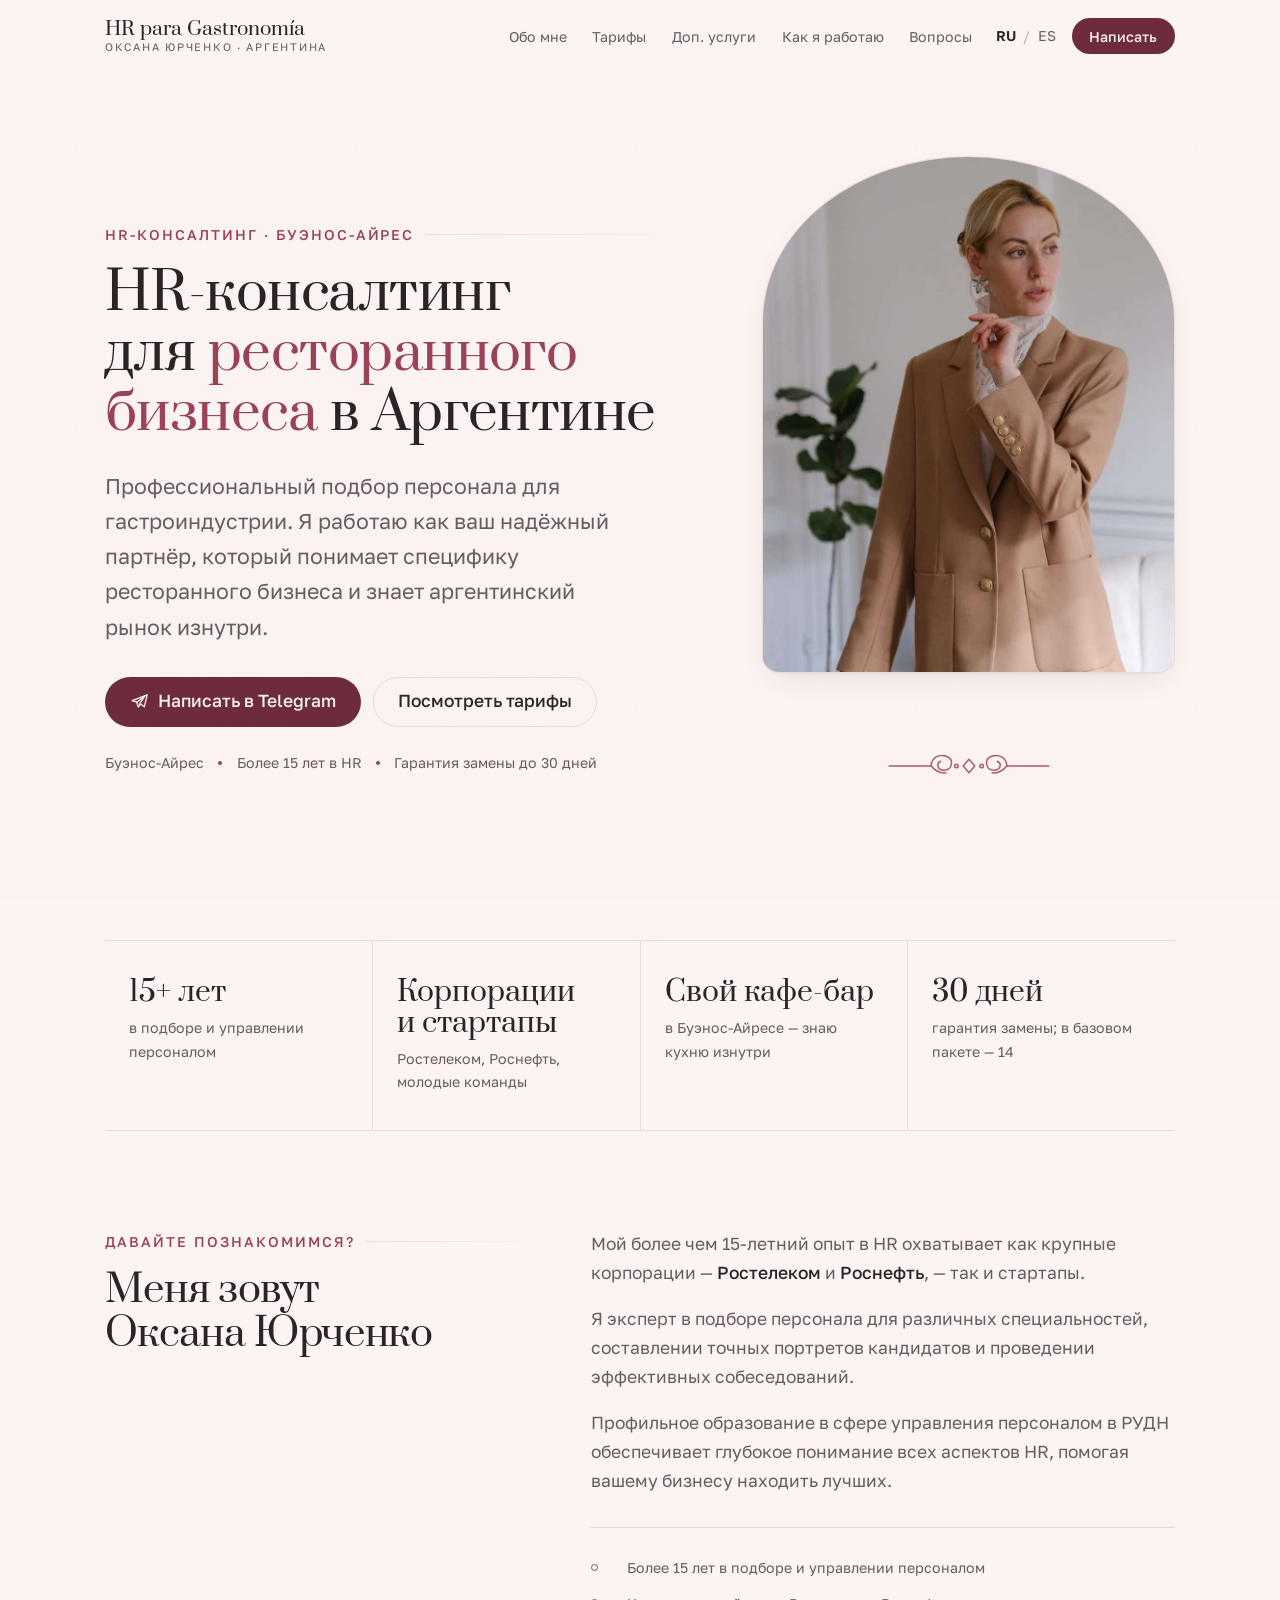
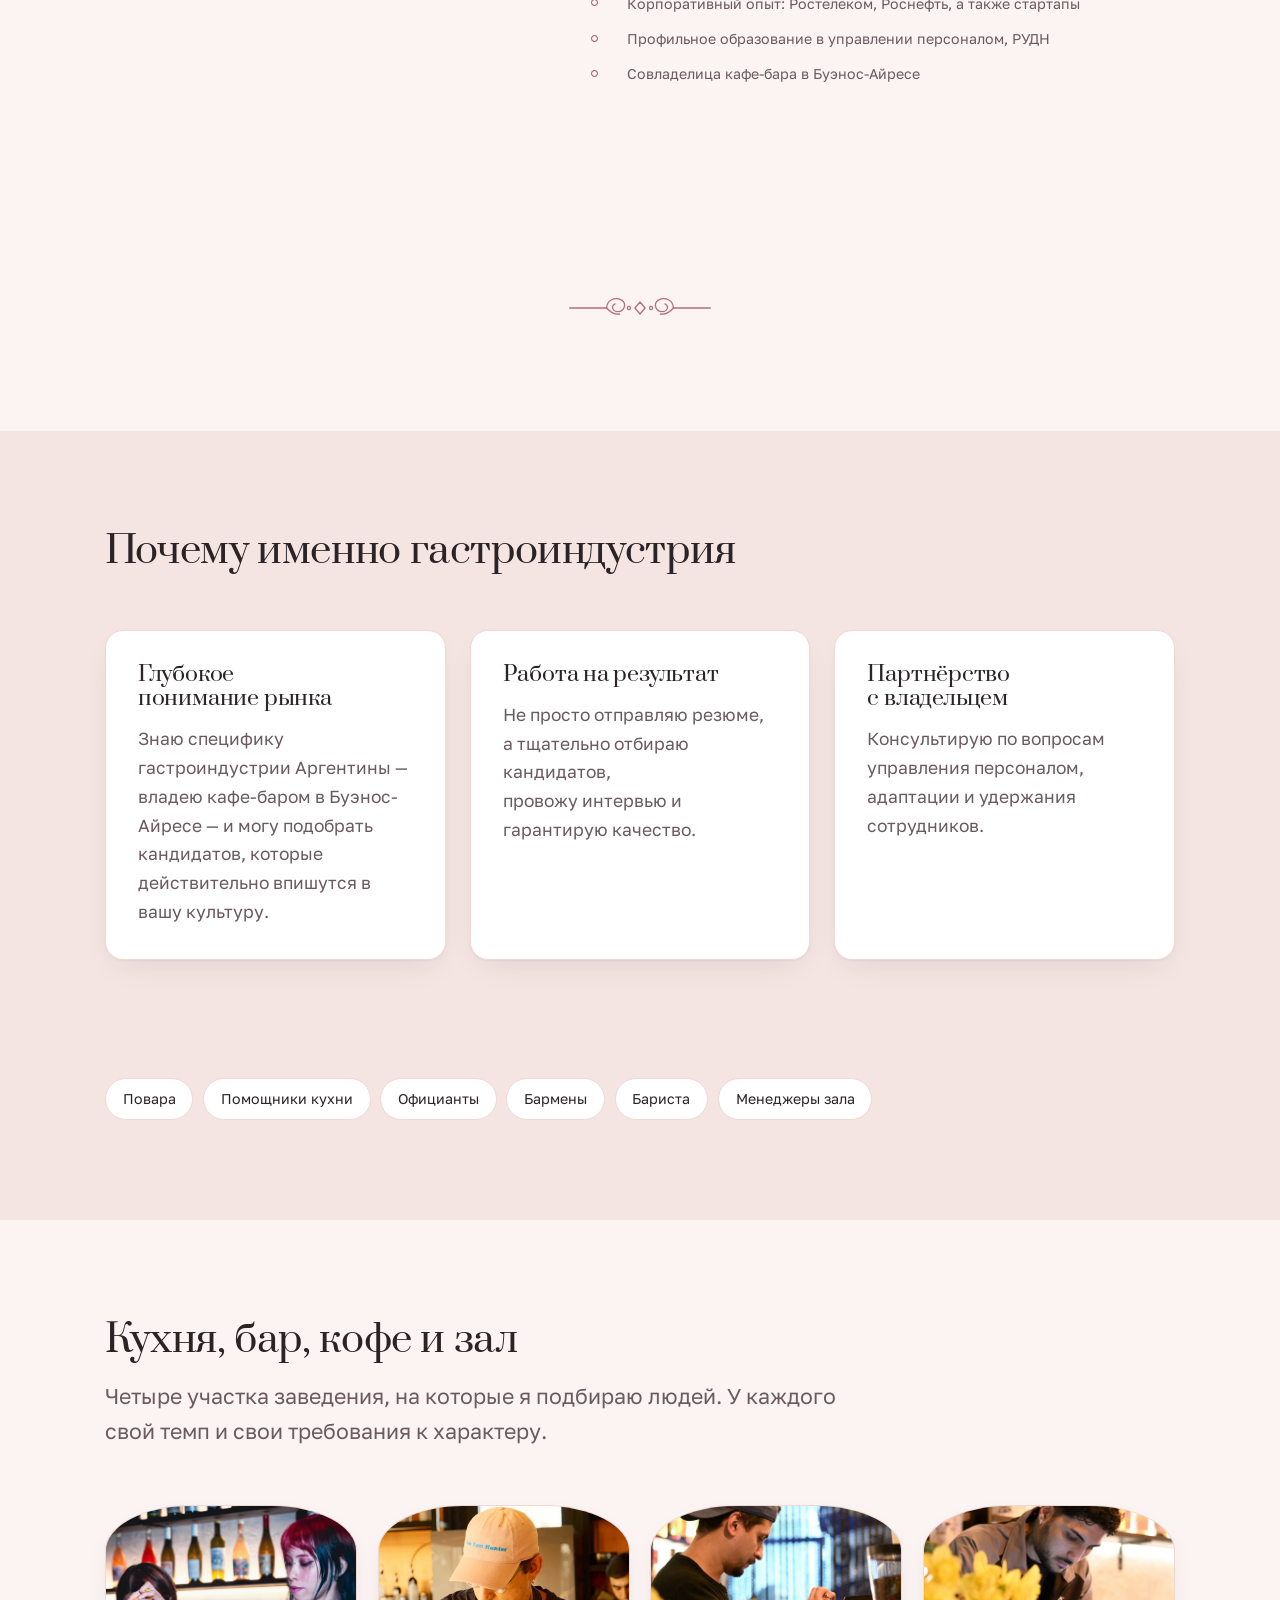
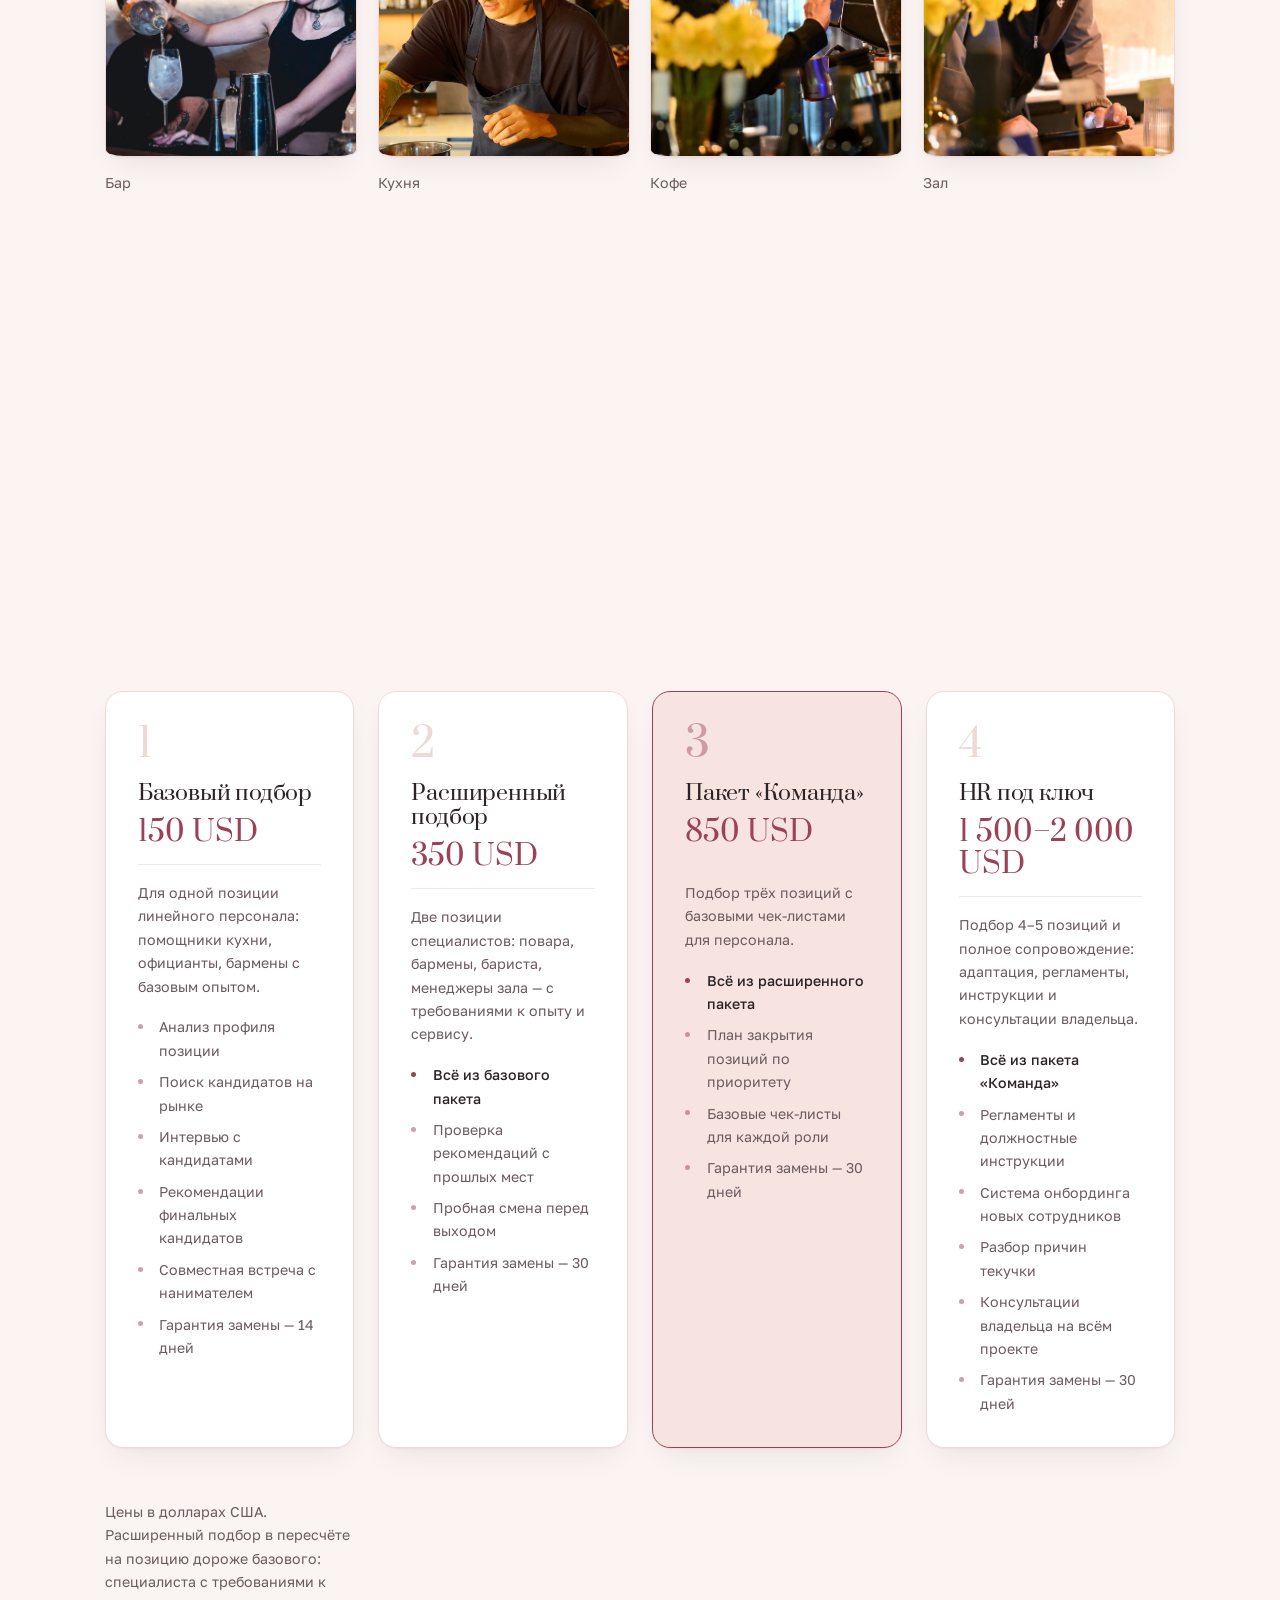
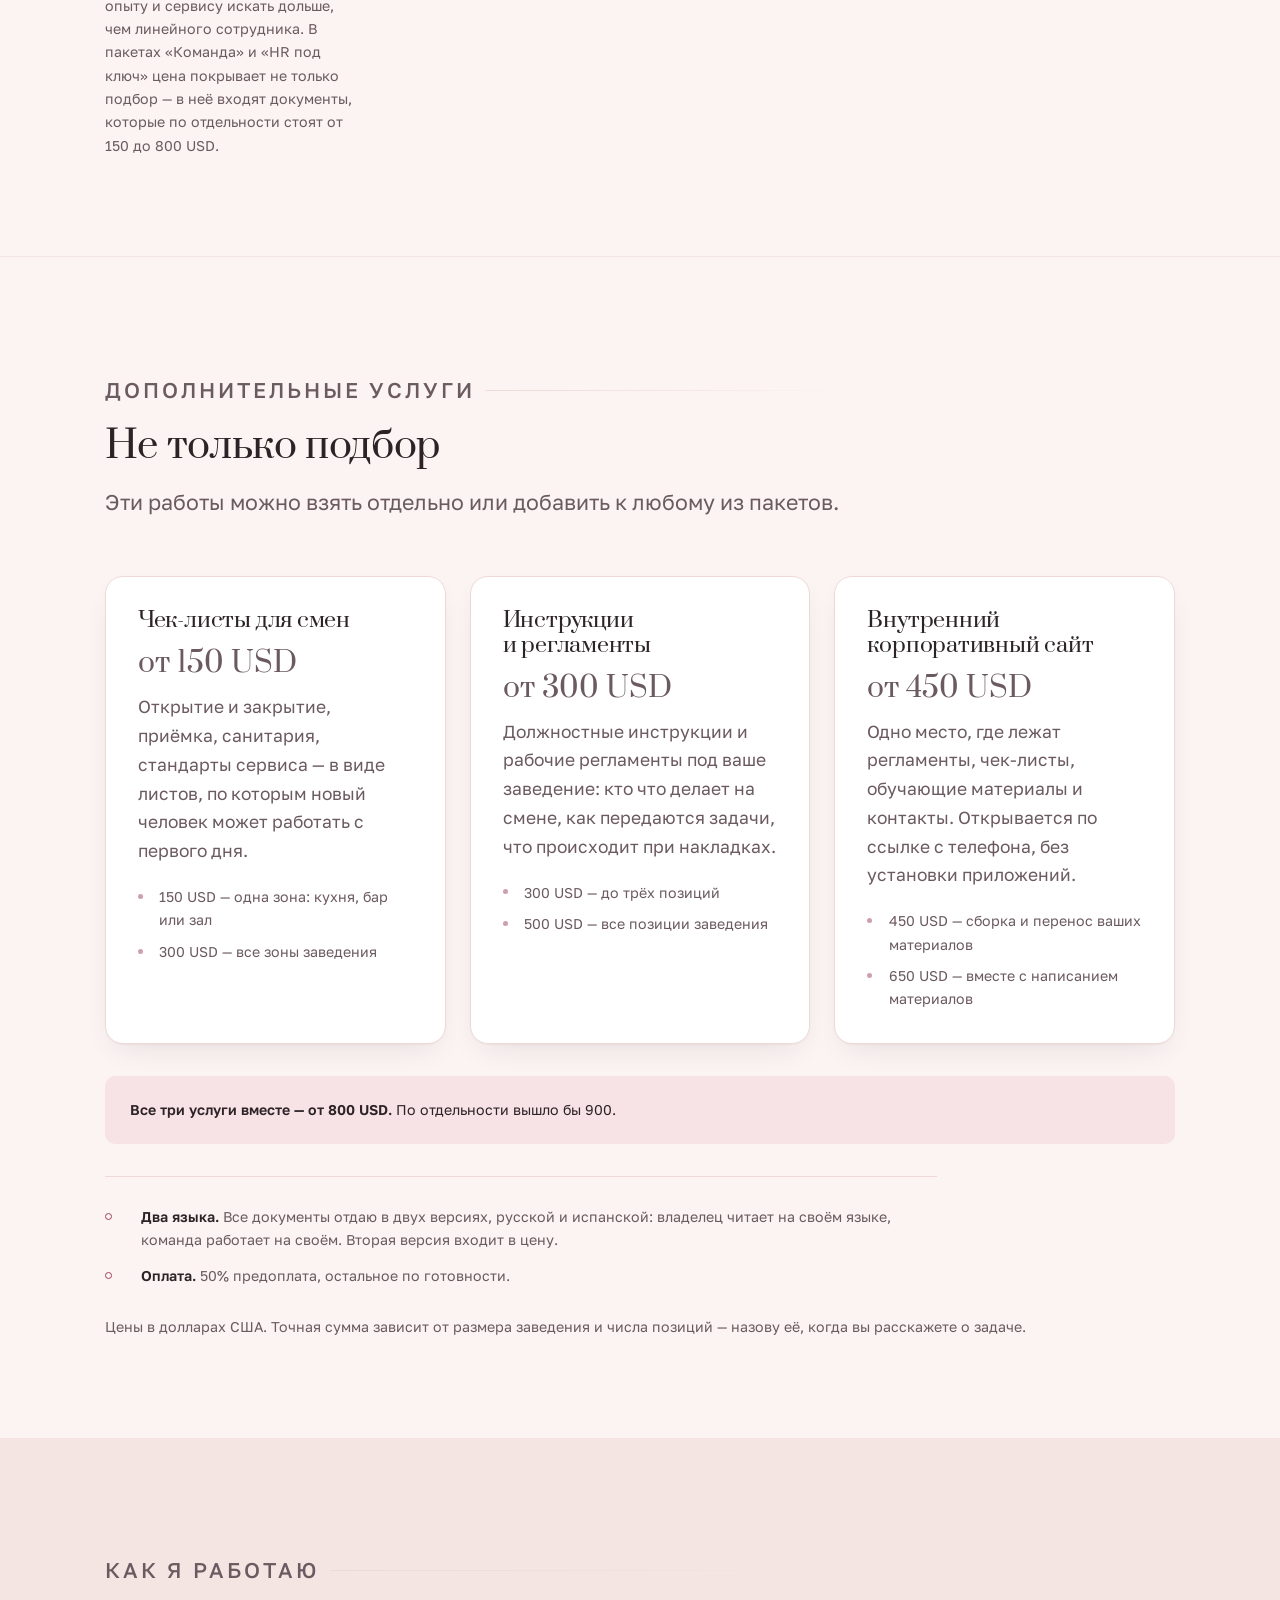
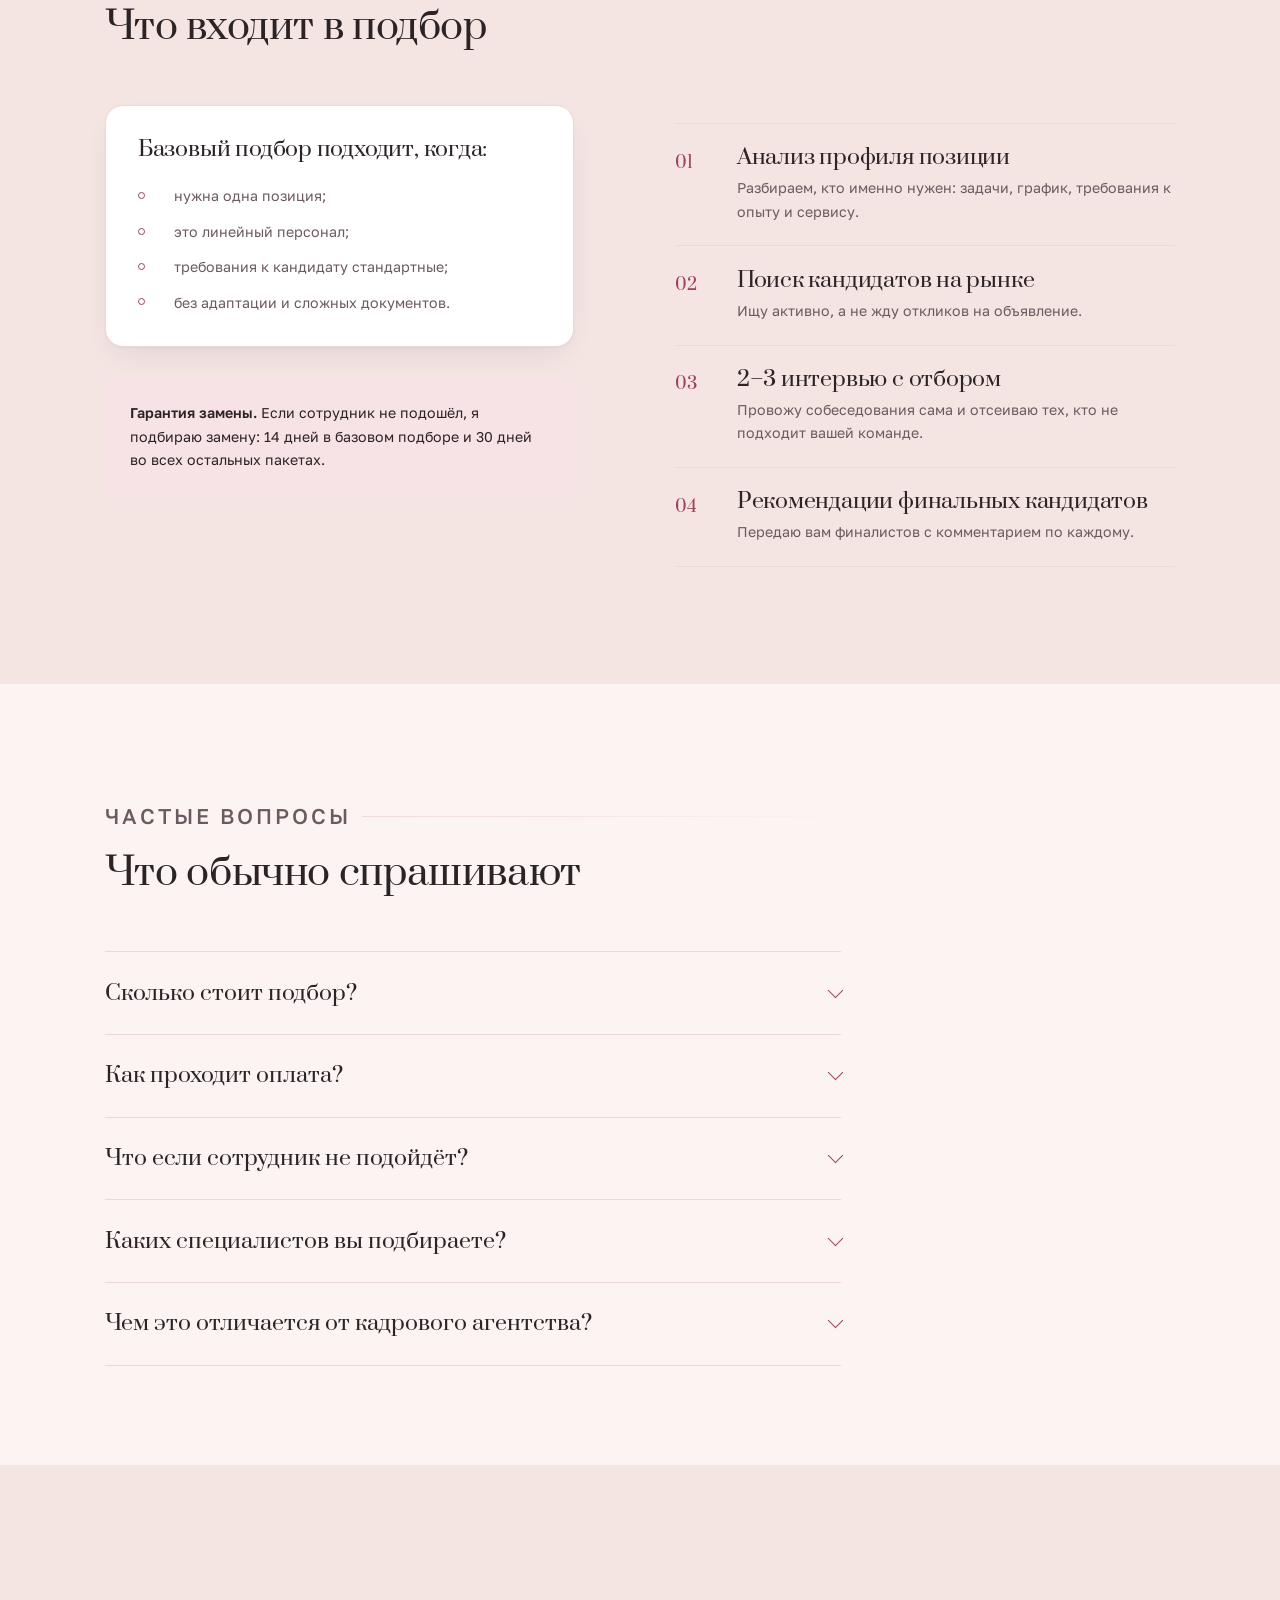
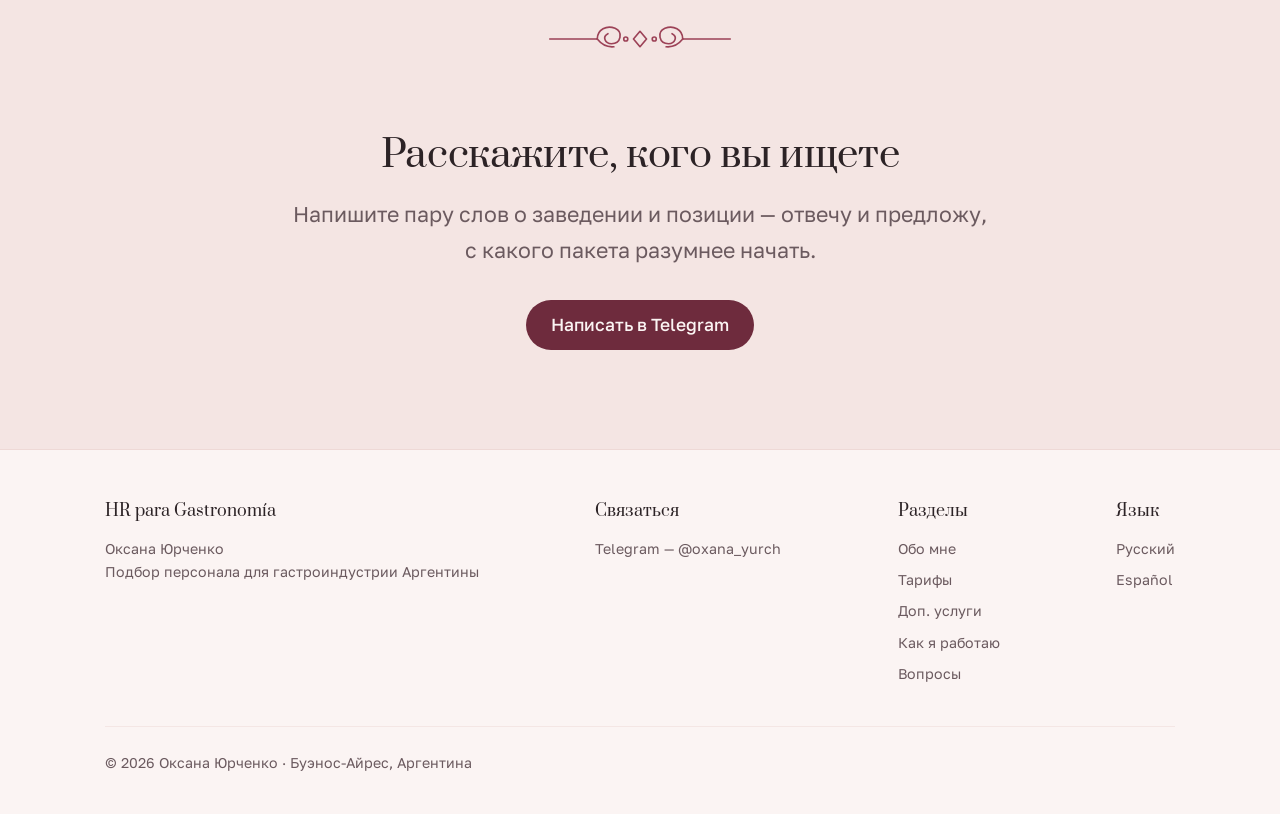
<file: index.html>
<!doctype html>
<html lang="ru">
<head>
<meta charset="utf-8">
<meta name="viewport" content="width=device-width, initial-scale=1">
<title>HR para Gastronomía · Оксана Юрченко — HR для ресторанов Аргентины</title>
<meta name="description" content="Подбор поваров, барменов, бариста, официантов и менеджеров зала для баров, кофеен и ресторанов Аргентины. Более 15 лет в HR, гарантия замены до 30 дней.">

<!--
  Единственный канал связи на странице — Telegram @oxana_yurch.
  Если появится WhatsApp или почта, добавлять их нужно в оба файла:
  index.html и es/index.html.
-->

<link rel="canonical" href="https://oxana-arg.github.io/hr-gastronomia/">
<link rel="alternate" hreflang="ru" href="https://oxana-arg.github.io/hr-gastronomia/">
<link rel="alternate" hreflang="es" href="https://oxana-arg.github.io/hr-gastronomia/es/">
<link rel="alternate" hreflang="x-default" href="https://oxana-arg.github.io/hr-gastronomia/">

<meta property="og:type" content="website">
<meta property="og:locale" content="ru_RU">
<meta property="og:title" content="HR para Gastronomía · Оксана Юрченко — HR для ресторанов Аргентины">
<meta property="og:description" content="Подбор персонала для баров, кофеен и ресторанов Аргентины. Более 15 лет в HR, гарантия замены до 30 дней.">
<meta property="og:url" content="https://oxana-arg.github.io/hr-gastronomia/">
<meta property="og:image" content="https://oxana-arg.github.io/hr-gastronomia/assets/img/og-cover.svg">
<meta name="twitter:card" content="summary_large_image">

<link rel="icon" href="assets/img/favicon.svg" type="image/svg+xml">
<link rel="preload" href="assets/fonts/prata-cyrillic.woff2" as="font" type="font/woff2" crossorigin>
<link rel="preload" href="assets/fonts/golos-text-cyrillic.woff2" as="font" type="font/woff2" crossorigin>
<link rel="stylesheet" href="assets/css/styles.css">

<script type="application/ld+json">
{
  "@context": "https://schema.org",
  "@type": "ProfessionalService",
  "name": "HR para Gastronomía — Оксана Юрченко",
  "description": "Подбор персонала и HR-консалтинг для баров, кофеен и ресторанов в Аргентине.",
  "areaServed": "AR",
  "url": "https://oxana-arg.github.io/hr-gastronomia/",
  "founder": {
    "@type": "Person",
    "name": "Оксана Юрченко",
    "jobTitle": "HR-консультант, рекрутер в гастроиндустрии",
    "alumniOf": "Российский университет дружбы народов (РУДН)"
  }
}
</script>
</head>
<body>

<a class="skip-link" href="#main">К содержимому</a>

<!-- Фирменный росчерк в духе филетеадо портеньо: рисуется один раз, дальше повторяется через <use>. -->
<svg width="0" height="0" style="position:absolute" aria-hidden="true" focusable="false">
  <symbol id="orn" viewBox="0 0 160 34">
    <g id="orn-half">
      <path d="M4 17h40"/>
      <path d="M44 17c0-8 8-12 15-9s5 13-3 13c-5.5 0-8-6-3-8.5"/>
      <path d="M44 17c4 5 9 7 14 6.5"/>
      <circle class="orn__dot" cx="68" cy="17" r="1.7"/>
    </g>
    <path d="M80 10.5 85.5 17 80 23.5 74.5 17Z"/>
    <use href="#orn-half" transform="translate(160,0) scale(-1,1)"/>
  </symbol>
</svg>

<header class="header" id="top">
  <div class="wrap header__inner">
    <a class="brand" href="#top">
      <span class="brand__name">HR para Gastronomía</span>
      <span class="brand__role">Оксана Юрченко · Аргентина</span>
    </a>

    <nav class="nav" id="nav" aria-label="Основная навигация">
      <ul>
        <li><a href="#about">Обо мне</a></li>
        <li><a href="#pricing">Тарифы</a></li>
        <li><a href="#extras">Доп. услуги</a></li>
        <li><a href="#process">Как я работаю</a></li>
        <li><a href="#faq">Вопросы</a></li>
      </ul>
    </nav>

    <div class="header__aside">
      <p class="lang">
        <span aria-current="true">RU</span>
        <span class="lang__sep" aria-hidden="true">/</span>
        <a href="es/" hreflang="es" lang="es">ES</a>
      </p>
      <a class="btn btn--primary btn--small" href="#contact">Написать</a>
      <button class="burger" type="button" id="burger" aria-expanded="false" aria-controls="nav">
        <span></span><span></span><span></span>
        <span class="visually-hidden">Меню</span>
      </button>
    </div>
  </div>
</header>

<main id="main">

  <!-- ------------------------------------------------------ Первый экран -->
  <section class="hero">
    <div class="wrap hero__grid">
      <div class="hero__text">
        <p class="eyebrow">HR-консалтинг · Буэнос-Айрес</p>
        <h1 class="hero__title">HR-консалтинг для <em>ресторанного бизнеса</em> в Аргентине</h1>
        <p class="hero__lede">
          Профессиональный подбор персонала для гастроиндустрии. Я работаю как ваш надёжный
          партнёр, который понимает специфику ресторанного бизнеса и знает аргентинский
          рынок изнутри.
        </p>
        <div class="btn-row">
          <a class="btn btn--primary" href="https://t.me/oxana_yurch">
            <svg viewBox="0 0 24 24" fill="none" stroke="currentColor" stroke-width="1.6" stroke-linecap="round" stroke-linejoin="round" aria-hidden="true">
              <path d="M21.5 3.5 2.8 10.9l5.6 1.9 2 6 2.9-3.7 4.6 3.4 3.6-15Z"/>
              <path d="m8.4 12.8 10-7.6-6.6 9.9"/>
            </svg>
            Написать в Telegram
          </a>
          <a class="btn btn--outline" href="#pricing">Посмотреть тарифы</a>
        </div>
        <p class="hero__note">
          <span>Буэнос-Айрес</span>
          <span class="dot" aria-hidden="true"></span>
          <span>Более 15 лет в HR</span>
          <span class="dot" aria-hidden="true"></span>
          <span>Гарантия замены до 30 дней</span>
        </p>
      </div>

      <div class="hero__figure">
        <figure class="arch">
          <img src="assets/img/oksana.jpg" data-fallback="assets/img/oksana.svg"
               width="900" height="1125" loading="eager"
               alt="Оксана Юрченко в бежевом жакете">
        </figure>
        <svg class="orn hero__orn" aria-hidden="true" focusable="false"><use href="#orn"/></svg>
      </div>
    </div>
  </section>

  <!-- ------------------------------------------------------------- Факты -->
  <div class="wrap">
    <ul class="facts reveal">
      <li class="fact">
        <p class="fact__value">15+ лет</p>
        <p class="fact__label">в подборе и управлении персоналом</p>
      </li>
      <li class="fact">
        <p class="fact__value">Корпорации<br>и стартапы</p>
        <p class="fact__label">Ростелеком, Роснефть, молодые команды</p>
      </li>
      <li class="fact">
        <p class="fact__value">Свой кафе-бар</p>
        <p class="fact__label">в Буэнос-Айресе — знаю кухню изнутри</p>
      </li>
      <li class="fact">
        <p class="fact__value">30 дней</p>
        <p class="fact__label">гарантия замены; в базовом пакете — 14</p>
      </li>
    </ul>
  </div>

  <!-- -------------------------------------------------------- Знакомство -->
  <section class="section" id="about">
    <div class="wrap about__grid">
      <div class="about__head reveal">
        <p class="eyebrow">Давайте познакомимся?</p>
        <h2>Меня зовут Оксана Юрченко</h2>
      </div>

      <div class="about__text reveal">
        <p>
          Мой более чем 15-летний опыт в HR охватывает как крупные корпорации —
          <strong>Ростелеком</strong> и <strong>Роснефть</strong>, — так и стартапы.
        </p>
        <p>
          Я эксперт в подборе персонала для различных специальностей, составлении точных
          портретов кандидатов и проведении эффективных собеседований.
        </p>
        <p>
          Профильное образование в сфере управления персоналом в РУДН обеспечивает глубокое
          понимание всех аспектов HR, помогая вашему бизнесу находить лучших.
        </p>

        <ul class="credentials">
          <li><span>Более 15 лет в подборе и управлении персоналом</span></li>
          <li><span>Корпоративный опыт: Ростелеком, Роснефть, а также стартапы</span></li>
          <li><span>Профильное образование в управлении персоналом, РУДН</span></li>
          <li><span>Совладелица кафе-бара в Буэнос-Айресе</span></li>
        </ul>
      </div>
    </div>
  </section>

  <div class="divider" aria-hidden="true">
    <svg class="orn"><use href="#orn"/></svg>
  </div>

  <!-- ------------------------------------------ Почему гастроиндустрия -->
  <section class="section section--tinted" id="why">
    <div class="wrap">
      <div class="section__head reveal">
        <h2>Почему именно гастроиндустрия</h2>
      </div>

      <div class="cards reveal">
        <article class="card">
          <h3>Глубокое понимание рынка</h3>
          <p>
            Знаю специфику гастроиндустрии Аргентины — владею кафе-баром в Буэнос-Айресе —
            и могу подобрать кандидатов, которые действительно впишутся в вашу культуру.
          </p>
        </article>

        <article class="card">
          <h3>Работа на результат</h3>
          <p>
            Не просто отправляю резюме, а тщательно отбираю кандидатов, провожу интервью
            и гарантирую качество.
          </p>
        </article>

        <article class="card">
          <h3>Партнёрство с владельцем</h3>
          <p>
            Консультирую по вопросам управления персоналом, адаптации и удержания
            сотрудников.
          </p>
        </article>
      </div>

      <div class="section__head reveal" style="margin-top: clamp(3rem, 2rem + 3vw, 4.5rem); margin-bottom: 1.5rem;">
        <h3>Кого подбираю</h3>
      </div>
      <ul class="tags reveal">
        <li>Повара</li>
        <li>Помощники кухни</li>
        <li>Официанты</li>
        <li>Бармены</li>
        <li>Бариста</li>
        <li>Менеджеры зала</li>
      </ul>
    </div>
  </section>

  <!-- --------------------------------------------------------- Фотополоса -->
  <section class="section section--bordered">
    <div class="wrap">
      <div class="section__head reveal">
        <h2>Кухня, бар, кофе и зал</h2>
        <p>Четыре участка заведения, на которые я подбираю людей. У каждого свой темп и свои требования к характеру.</p>
      </div>

      <div class="gallery reveal">
        <figure>
          <div class="arch arch--squat">
            <img src="assets/img/bar-duo.jpg" data-fallback="assets/img/bar-duo.svg"
                 width="1200" height="900" loading="lazy"
                 alt="Двое барменов готовят напиток за стойкой">
          </div>
          <figcaption>Бар</figcaption>
        </figure>
        <figure>
          <div class="arch arch--squat">
            <img src="assets/img/kitchen-line.jpg" data-fallback="assets/img/kitchen-line.svg"
                 width="900" height="1125" loading="lazy"
                 alt="Повар за работой на кухне">
          </div>
          <figcaption>Кухня</figcaption>
        </figure>
        <figure>
          <div class="arch arch--squat">
            <img src="assets/img/bar-duo2.jpg" data-fallback="assets/img/bar-duo2.svg"
                 width="900" height="900" loading="lazy"
                 alt="Бариста взбивает молоко у кофемашины">
          </div>
          <figcaption>Кофе</figcaption>
        </figure>
        <figure>
          <div class="arch arch--squat">
            <img src="assets/img/encargado.jpg" data-fallback="assets/img/encargado.svg"
                 width="900" height="900" loading="lazy"
                 alt="Менеджер зала работает с заказом на планшете">
          </div>
          <figcaption>Зал</figcaption>
        </figure>
      </div>
    </div>
  </section>

  <!-- ------------------------------------------------------------ Тарифы -->
  <section class="section" id="pricing">
    <div class="wrap">
      <div class="section__head reveal">
        <p class="eyebrow">Пакеты услуг и тарифы</p>
        <h2>Четыре формата — от одной вакансии до HR под ключ</h2>
        <p>Чем сложнее задача, тем глубже я захожу в вашу команду. Начать можно с любой ступени.</p>
      </div>

      <div class="tiers reveal">
        <article class="tier">
          <p class="tier__num">1</p>
          <h3 class="tier__name">Базовый подбор</h3>
          <p class="tier__price">150 USD</p>
          <p class="tier__for">
            Для одной позиции линейного персонала: помощники кухни, официанты, бармены
            с базовым опытом.
          </p>
          <ul class="tier__list">
            <li>Анализ профиля позиции</li>
            <li>Поиск кандидатов на рынке</li>
            <li>Интервью с кандидатами</li>
            <li>Рекомендации финальных кандидатов</li>
            <li>Совместная встреча с нанимателем</li>
            <li>Гарантия замены — 14 дней</li>
          </ul>
        </article>

        <article class="tier">
          <p class="tier__num">2</p>
          <h3 class="tier__name">Расширенный подбор</h3>
          <p class="tier__price">350 USD</p>
          <p class="tier__for">
            Две позиции специалистов: повара, бармены, бариста, менеджеры зала —
            с требованиями к опыту и сервису.
          </p>
          <ul class="tier__list">
            <li class="tier__base">Всё из базового пакета</li>
            <li>Проверка рекомендаций с прошлых мест</li>
            <li>Пробная смена перед выходом</li>
            <li>Гарантия замены — 30 дней</li>
          </ul>
        </article>

        <article class="tier tier--featured">
          <p class="tier__num">3</p>
          <h3 class="tier__name">Пакет «Команда»</h3>
          <p class="tier__price">850 USD</p>
          <p class="tier__for">
            Подбор трёх позиций с базовыми чек-листами для персонала.
          </p>
          <ul class="tier__list">
            <li class="tier__base">Всё из расширенного пакета</li>
            <li>План закрытия позиций по приоритету</li>
            <li>Базовые чек-листы для каждой роли</li>
            <li>Гарантия замены — 30 дней</li>
          </ul>
        </article>

        <article class="tier">
          <p class="tier__num">4</p>
          <h3 class="tier__name">HR под ключ</h3>
          <p class="tier__price">1 500–2 000 USD</p>
          <p class="tier__for">
            Подбор 4–5 позиций и полное сопровождение: адаптация, регламенты, инструкции
            и консультации владельца.
          </p>
          <ul class="tier__list">
            <li class="tier__base">Всё из пакета «Команда»</li>
            <li>Регламенты и должностные инструкции</li>
            <li>Система онбординга новых сотрудников</li>
            <li>Разбор причин текучки</li>
            <li>Консультации владельца на всём проекте</li>
            <li>Гарантия замены — 30 дней</li>
          </ul>
        </article>

      <p class="tiers-note">
        Цены в долларах США. Расширенный подбор в пересчёте на позицию дороже базового:
        специалиста с требованиями к опыту и сервису искать дольше, чем линейного
        сотрудника. В пакетах «Команда» и «HR под ключ» цена покрывает не только подбор —
        в неё входят документы, которые по отдельности стоят от 150 до 800 USD.
      </p>
    </div>
  </section>

  <!-- ------------------------------------------------------- Доп. услуги -->
  <section class="section section--bordered" id="extras">
    <div class="wrap">
      <div class="section__head reveal">
        <p class="eyebrow">Дополнительные услуги</p>
        <h2>Не только подбор</h2>
        <p>Эти работы можно взять отдельно или добавить к любому из пакетов.</p>
      </div>

      <div class="cards reveal">
        <article class="card">
          <h3>Чек-листы для смен</h3>
          <p class="tier__price">от 150 USD</p>
          <p>
            Открытие и закрытие, приёмка, санитария, стандарты сервиса — в виде листов,
            по которым новый человек может работать с первого дня.
          </p>
          <ul class="tier__list">
            <li>150 USD — одна зона: кухня, бар или зал</li>
            <li>300 USD — все зоны заведения</li>
          </ul>
        </article>

        <article class="card">
          <h3>Инструкции и регламенты</h3>
          <p class="tier__price">от 300 USD</p>
          <p>
            Должностные инструкции и рабочие регламенты под ваше заведение: кто что
            делает на смене, как передаются задачи, что происходит при накладках.
          </p>
          <ul class="tier__list">
            <li>300 USD — до трёх позиций</li>
            <li>500 USD — все позиции заведения</li>
          </ul>
        </article>

        <article class="card">
          <h3>Внутренний корпоративный сайт</h3>
          <p class="tier__price">от 450 USD</p>
          <p>
            Одно место, где лежат регламенты, чек-листы, обучающие материалы и контакты.
            Открывается по ссылке с телефона, без установки приложений.
          </p>
          <ul class="tier__list">
            <li>450 USD — сборка и перенос ваших материалов</li>
            <li>650 USD — вместе с написанием материалов</li>
          </ul>
        </article>
      </div>

      <p class="guarantee">
        <strong>Все три услуги вместе — от 800 USD.</strong> По отдельности вышло бы 900.
      </p>

      <ul class="credentials terms reveal">
        <li>
          <span>
            <strong>Два языка.</strong> Все документы отдаю в двух версиях, русской
            и испанской: владелец читает на своём языке, команда работает на своём.
            Вторая версия входит в цену.
          </span>
        </li>
        <li>
          <span><strong>Оплата.</strong> 50% предоплата, остальное по готовности.</span>
        </li>
      </ul>

      <p class="tiers-note">
        Цены в долларах США. Точная сумма зависит от размера заведения и числа позиций —
        назову её, когда вы расскажете о задаче.
      </p>
    </div>
  </section>

  <!-- ----------------------------------------------------------- Процесс -->
  <section class="section section--tinted" id="process">
    <div class="wrap">
      <div class="section__head reveal">
        <p class="eyebrow">Как я работаю</p>
        <h2>Что входит в подбор</h2>
      </div>

      <div class="process__grid">
        <div class="reveal">
          <article class="card">
            <h3>Базовый подбор подходит, когда:</h3>
            <ul class="credentials" style="margin-top:.5rem; padding-top:0; border-top:0;">
              <li><span>нужна одна позиция;</span></li>
              <li><span>это линейный персонал;</span></li>
              <li><span>требования к кандидату стандартные;</span></li>
              <li><span>без адаптации и сложных документов.</span></li>
            </ul>
          </article>

          <p class="guarantee">
            <strong>Гарантия замены.</strong> Если сотрудник не подошёл, я подбираю
            замену: 14 дней в базовом подборе и 30 дней во всех остальных пакетах.
          </p>
        </div>

        <ol class="steps reveal">
          <li class="step">
            <div>
              <h3>Анализ профиля позиции</h3>
              <p>Разбираем, кто именно нужен: задачи, график, требования к опыту и сервису.</p>
            </div>
          </li>
          <li class="step">
            <div>
              <h3>Поиск кандидатов на рынке</h3>
              <p>Ищу активно, а не жду откликов на объявление.</p>
            </div>
          </li>
          <li class="step">
            <div>
              <h3>2–3 интервью с отбором</h3>
              <p>Провожу собеседования сама и отсеиваю тех, кто не подходит вашей команде.</p>
            </div>
          </li>
          <li class="step">
            <div>
              <h3>Рекомендации финальных кандидатов</h3>
              <p>Передаю вам финалистов с комментарием по каждому.</p>
            </div>
          </li>
        </ol>
      </div>
    </div>
  </section>

  <!-- -------------------------------------------------------------- FAQ -->
  <section class="section" id="faq">
    <div class="wrap">
      <div class="section__head reveal">
        <p class="eyebrow">Частые вопросы</p>
        <h2>Что обычно спрашивают</h2>
      </div>

      <div class="faq reveal">
        <details>
          <summary>Сколько стоит подбор?</summary>
          <p>
            От 150 USD за одну линейную позицию до 1 500–2 000 USD за HR под ключ.
            Все четыре пакета с ценами — в разделе «Тарифы».
          </p>
        </details>
        <details>
          <summary>Как проходит оплата?</summary>
          <p>
            50% предоплата, остальное по готовности. Все цены на странице — в долларах
            США.
          </p>
        </details>
        <details>
          <summary>Что если сотрудник не подойдёт?</summary>
          <p>
            Действует гарантия замены: 14 дней в базовом подборе и 30 дней в остальных
            пакетах. В эти сроки я подбираю другого кандидата.
          </p>
        </details>
        <details>
          <summary>Каких специалистов вы подбираете?</summary>
          <p>
            Поваров, помощников кухни, официантов, барменов, бариста и менеджеров зала —
            от линейных позиций с базовым опытом до специалистов с требованиями к сервису.
          </p>
        </details>
        <details>
          <summary>Чем это отличается от кадрового агентства?</summary>
          <p>
            Я не пересылаю резюме потоком. Сама провожу интервью, отбираю кандидатов под
            культуру конкретного заведения и остаюсь на связи с владельцем по вопросам
            адаптации и удержания сотрудников.
          </p>
        </details>
      </div>
    </div>
  </section>

  <!-- --------------------------------------------------- Финальный призыв -->
  <section class="section section--tinted" id="contact">
    <div class="wrap">
      <div class="cta__box reveal">
        <svg class="orn orn--lg" aria-hidden="true" focusable="false"><use href="#orn"/></svg>
        <h2>Расскажите, кого вы ищете</h2>
        <p>
          Напишите пару слов о заведении и позиции — отвечу и предложу, с какого пакета
          разумнее начать.
        </p>
        <div class="btn-row">
          <a class="btn btn--primary" href="https://t.me/oxana_yurch">Написать в Telegram</a>
        </div>
      </div>
    </div>
  </section>

</main>

<footer class="footer">
  <div class="wrap">
    <div class="footer__grid">
      <div>
        <p class="footer__title">HR para Gastronomía</p>
        <p>Оксана Юрченко<br>Подбор персонала для гастроиндустрии Аргентины</p>
      </div>

      <div>
        <p class="footer__title">Связаться</p>
        <ul>
          <li><a href="https://t.me/oxana_yurch">Telegram — @oxana_yurch</a></li>
        </ul>
      </div>

      <div>
        <p class="footer__title">Разделы</p>
        <ul>
          <li><a href="#about">Обо мне</a></li>
          <li><a href="#pricing">Тарифы</a></li>
          <li><a href="#extras">Доп. услуги</a></li>
          <li><a href="#process">Как я работаю</a></li>
          <li><a href="#faq">Вопросы</a></li>
        </ul>
      </div>

      <div>
        <p class="footer__title">Язык</p>
        <ul>
          <li><span>Русский</span></li>
          <li><a href="es/" hreflang="es" lang="es">Español</a></li>
        </ul>
      </div>
    </div>

    <p class="footer__legal">
      © <span data-year>2026</span> Оксана Юрченко · Буэнос-Айрес, Аргентина
    </p>
  </div>
</footer>

<script src="assets/js/main.js" defer></script>
</body>
</html>
</file>
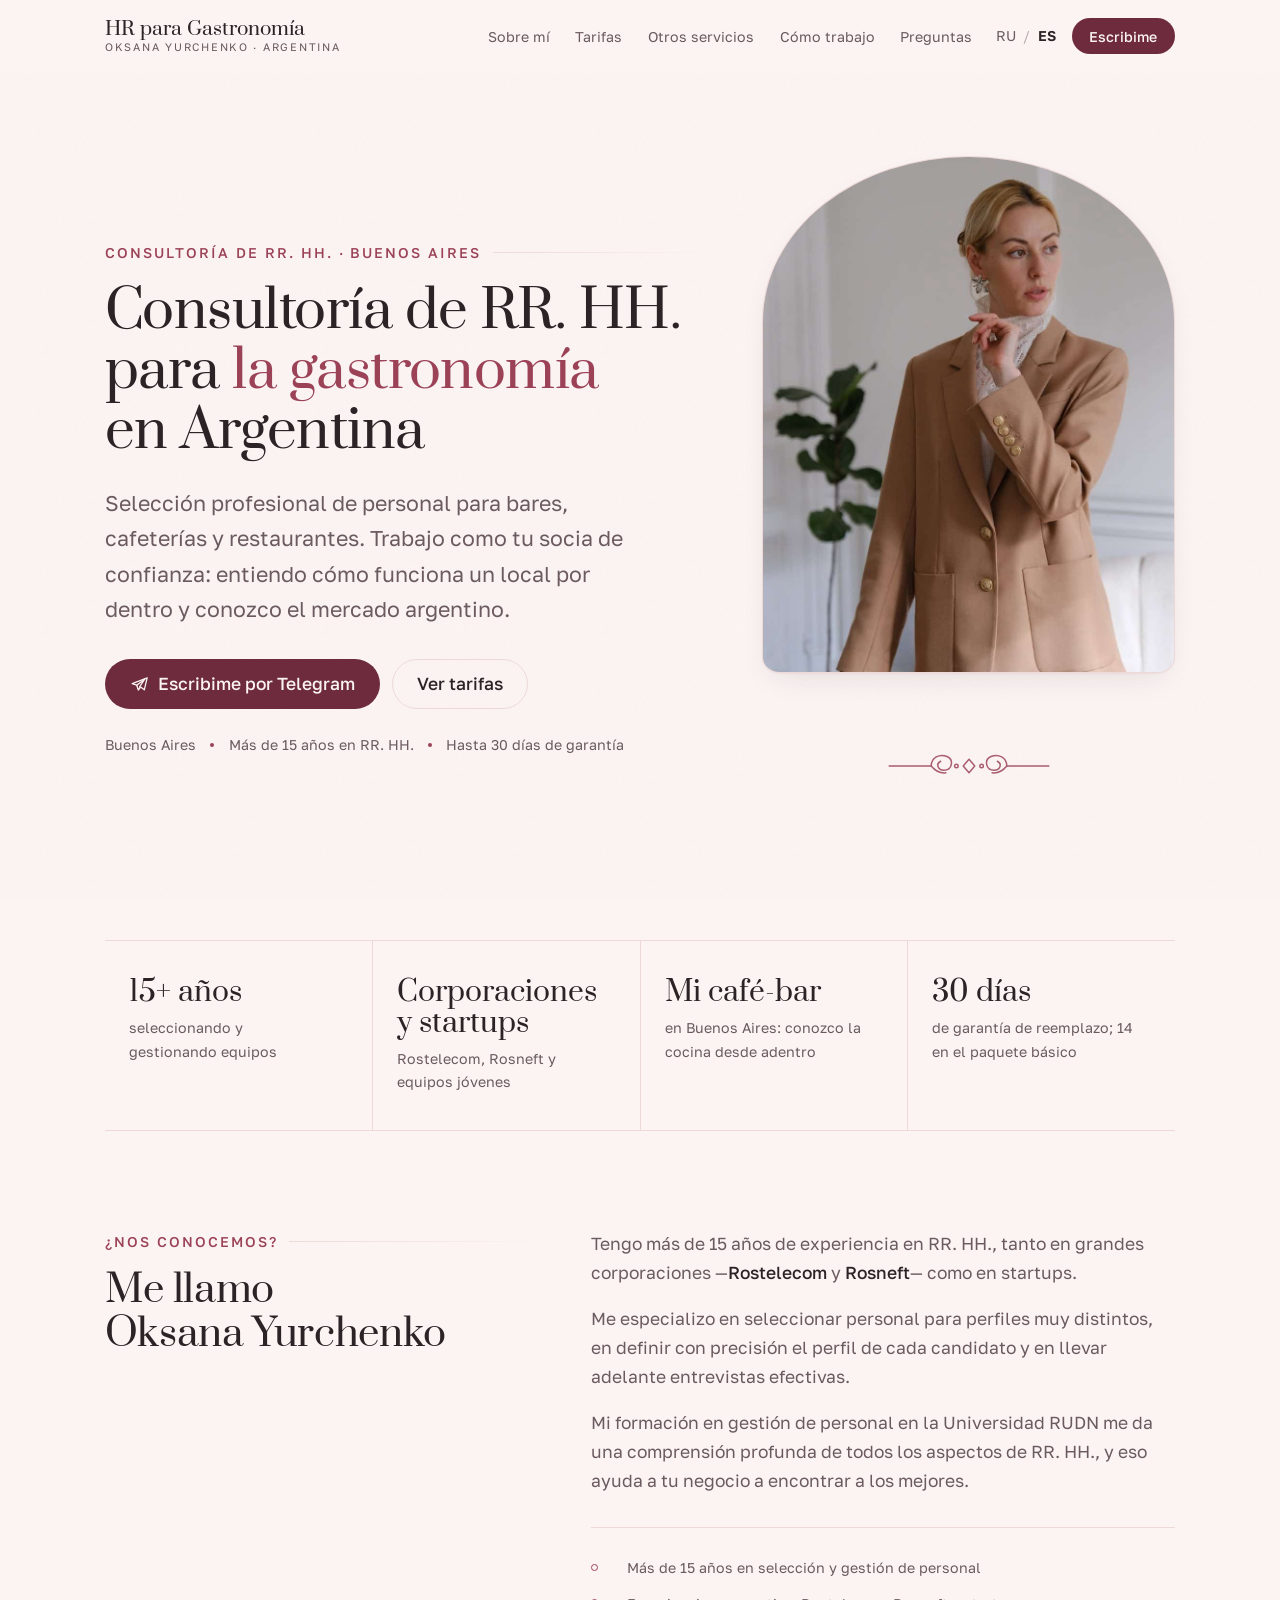
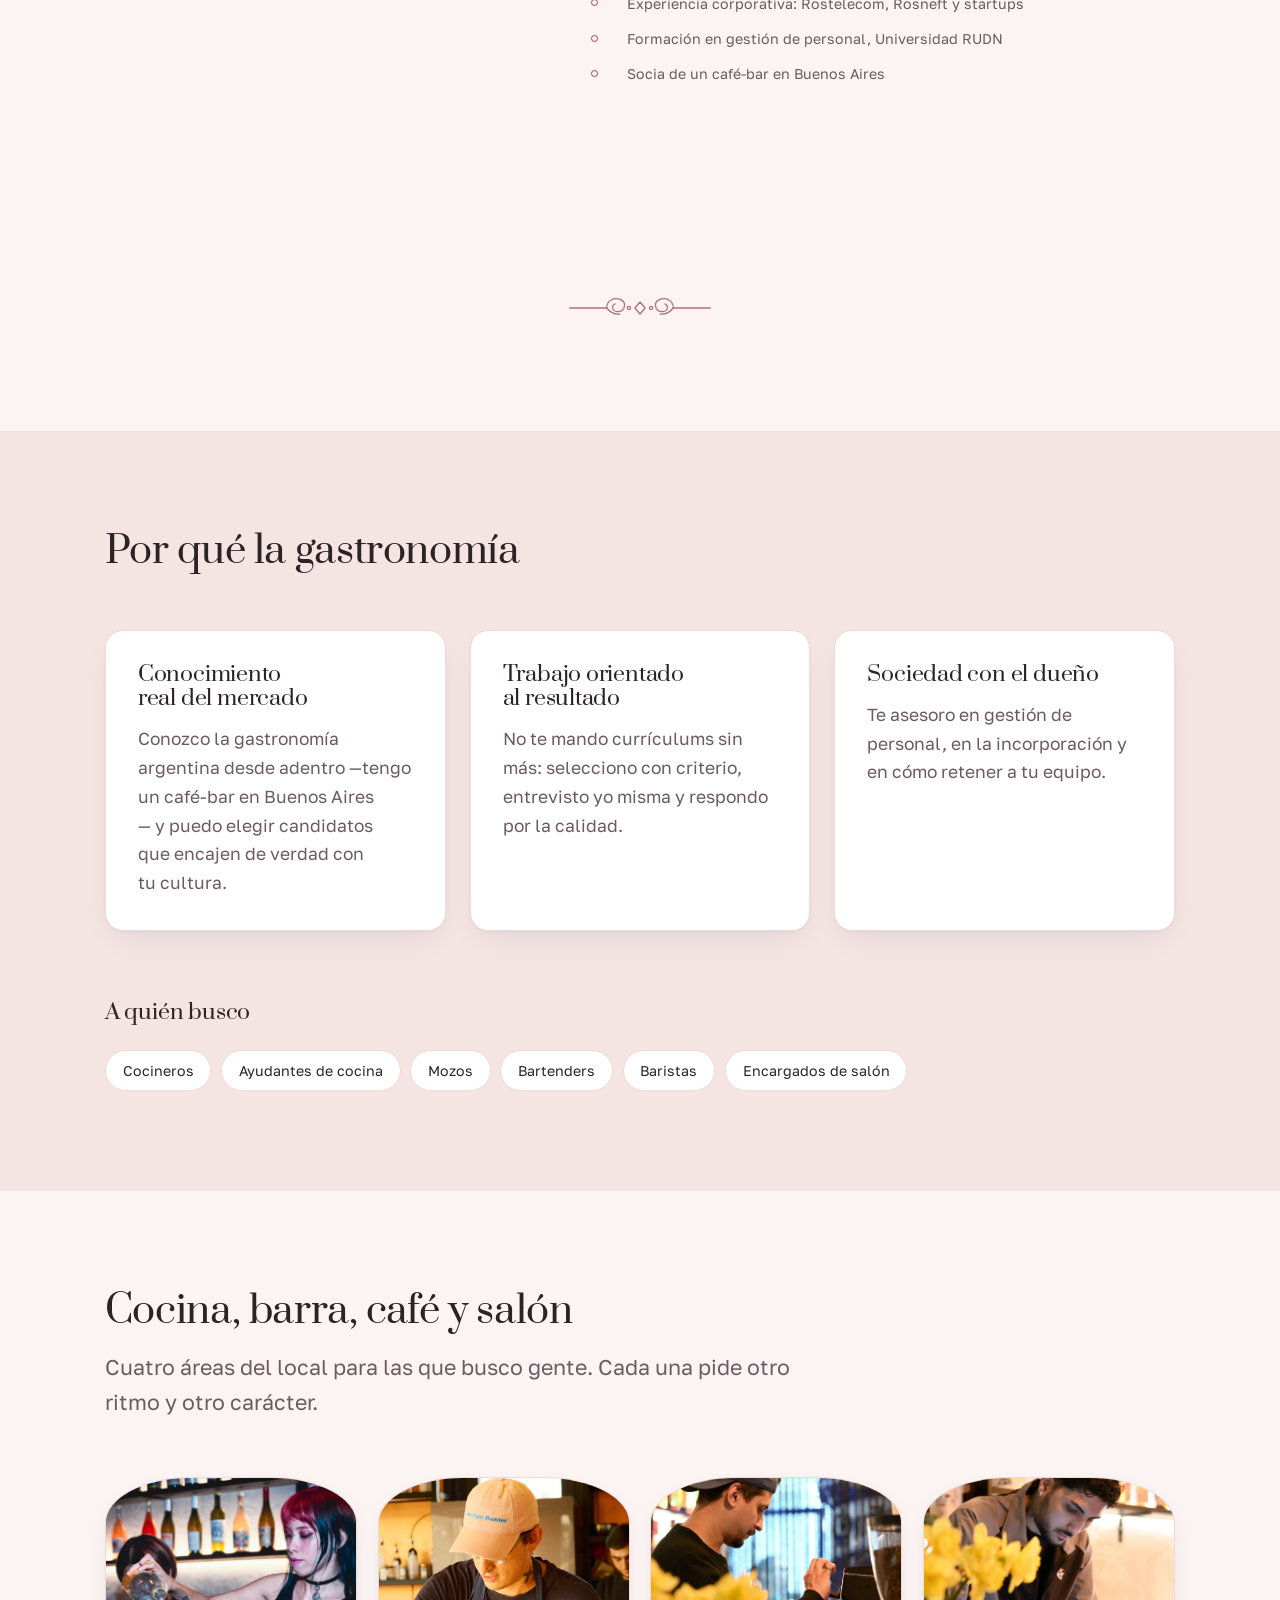
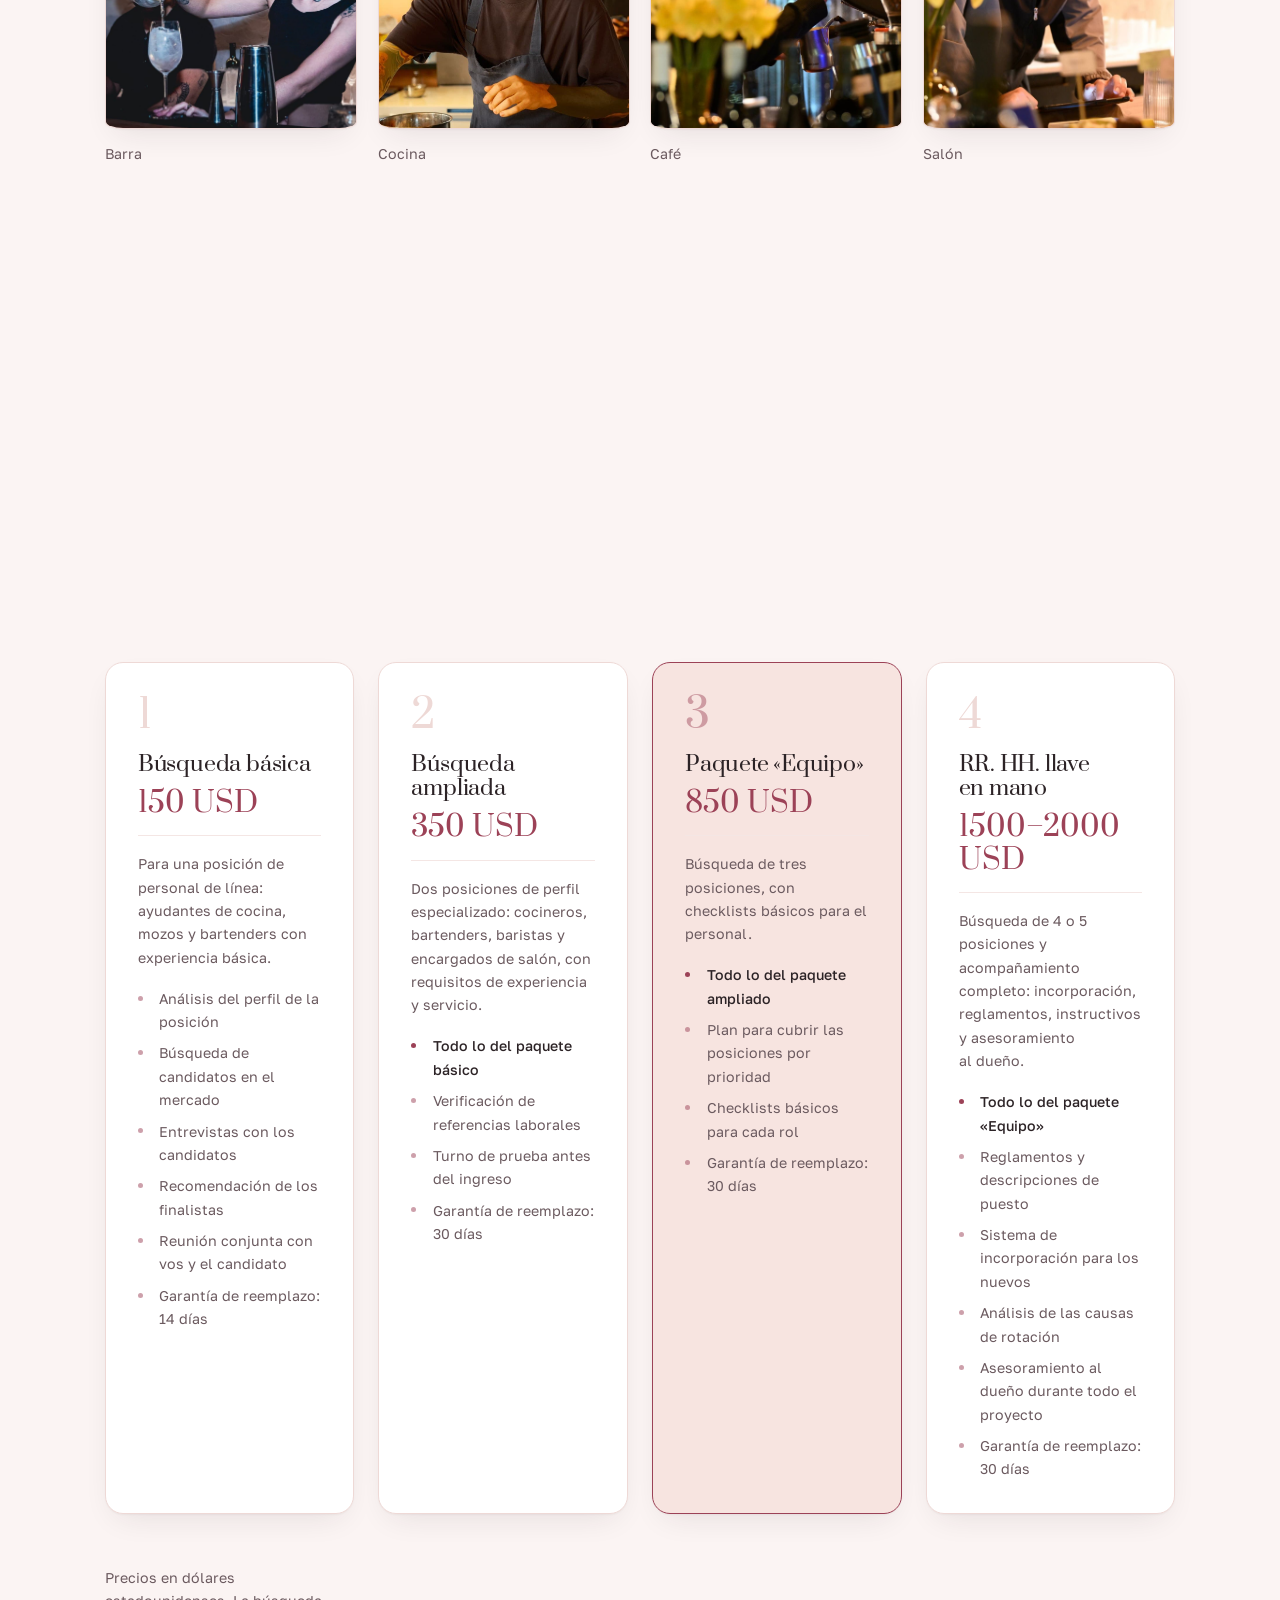
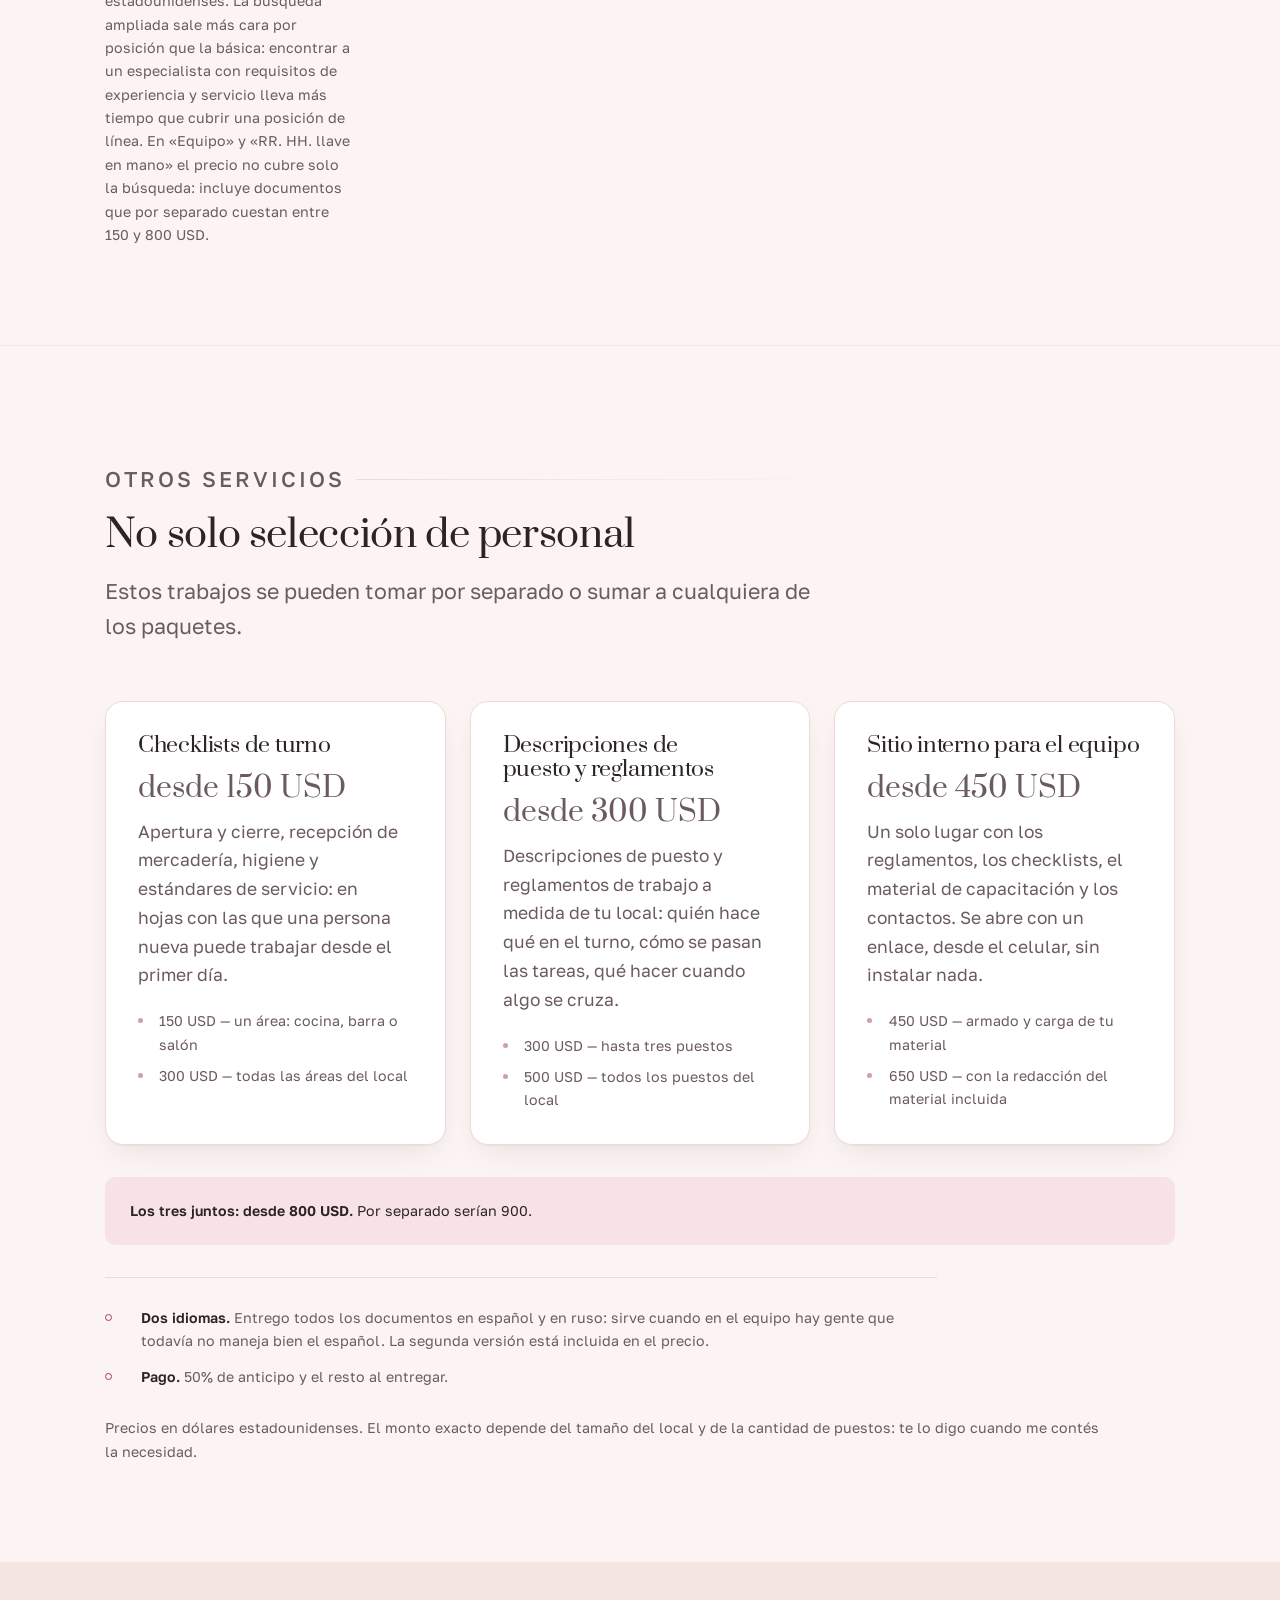
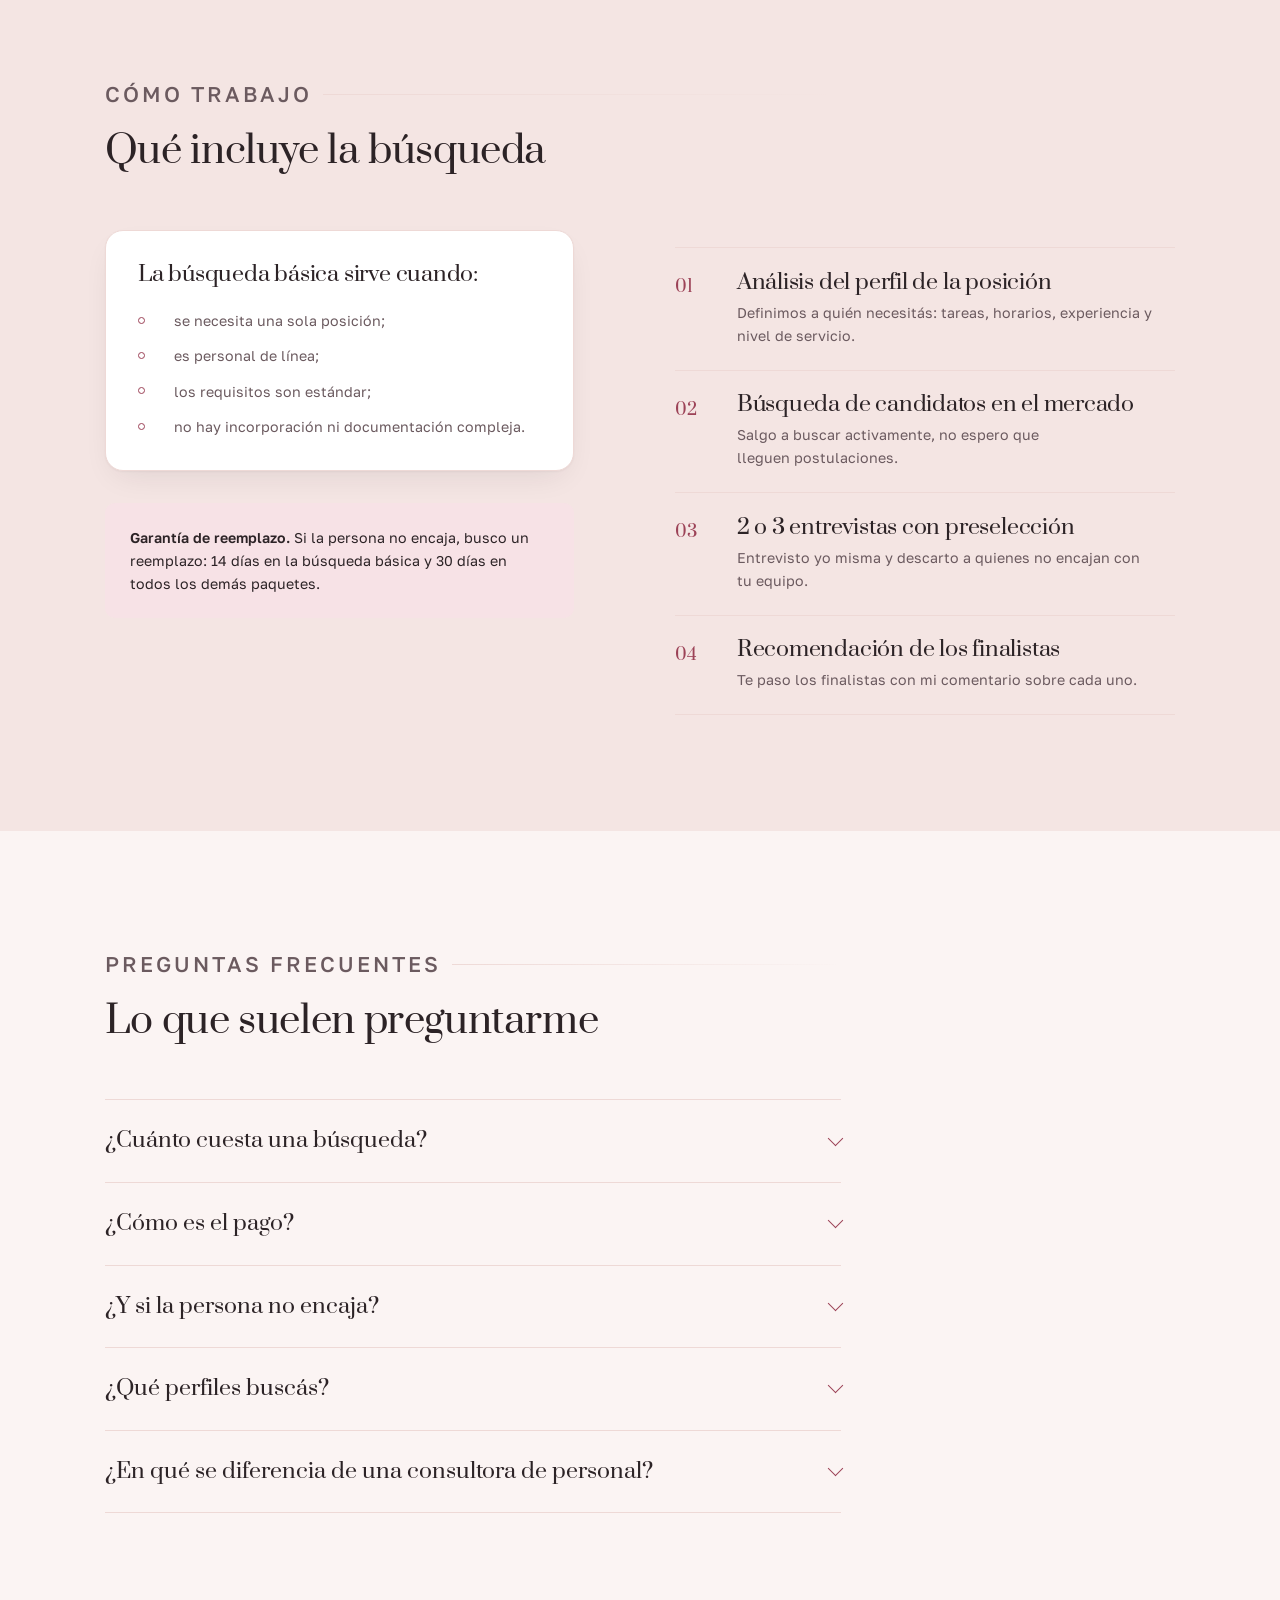
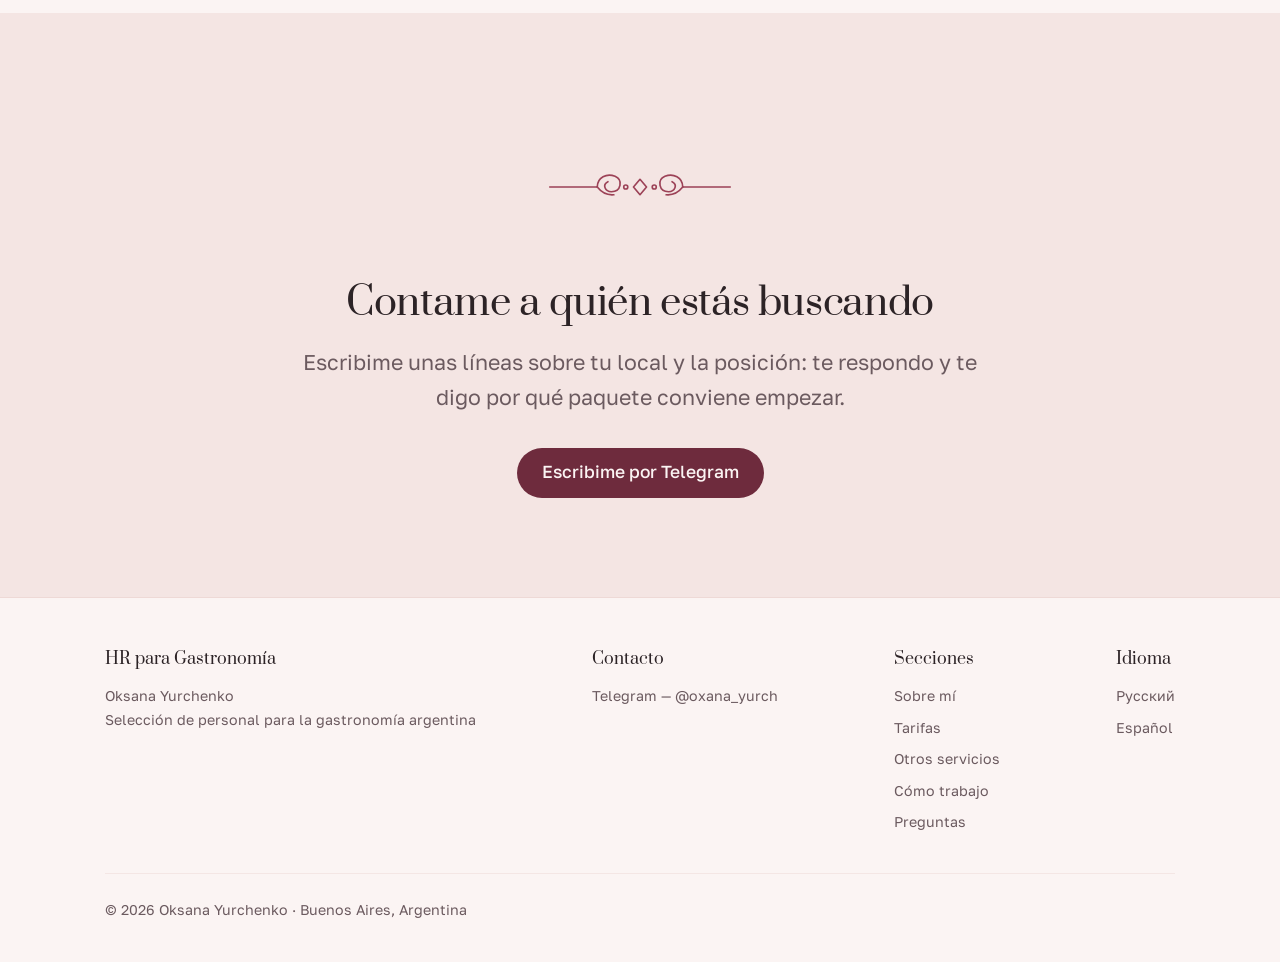
<file: es/index.html>
<!doctype html>
<html lang="es-AR">
<head>
<meta charset="utf-8">
<meta name="viewport" content="width=device-width, initial-scale=1">
<title>HR para Gastronomía — RR. HH. para restaurantes en Argentina</title>
<meta name="description" content="Selección de cocineros, bartenders, baristas, mozos y encargados de salón para bares, cafeterías y restaurantes en Argentina. Más de 15 años en RR. HH. y hasta 30 días de garantía de reemplazo.">

<!--
  El único canal de contacto en la página es Telegram @oxana_yurch.
  Si más adelante se suman WhatsApp o correo, hay que agregarlos en los dos
  archivos: index.html y es/index.html.
-->

<link rel="canonical" href="https://oxana-arg.github.io/hr-gastronomia/es/">
<link rel="alternate" hreflang="ru" href="https://oxana-arg.github.io/hr-gastronomia/">
<link rel="alternate" hreflang="es" href="https://oxana-arg.github.io/hr-gastronomia/es/">
<link rel="alternate" hreflang="x-default" href="https://oxana-arg.github.io/hr-gastronomia/">

<meta property="og:type" content="website">
<meta property="og:locale" content="es_AR">
<meta property="og:title" content="HR para Gastronomía — RR. HH. para restaurantes en Argentina">
<meta property="og:description" content="Selección de personal para bares, cafeterías y restaurantes en Argentina. Más de 15 años en RR. HH. y hasta 30 días de garantía de reemplazo.">
<meta property="og:url" content="https://oxana-arg.github.io/hr-gastronomia/es/">
<meta property="og:image" content="https://oxana-arg.github.io/hr-gastronomia/assets/img/og-cover.svg">
<meta name="twitter:card" content="summary_large_image">

<link rel="icon" href="../assets/img/favicon.svg" type="image/svg+xml">
<link rel="preload" href="../assets/fonts/prata-latin.woff2" as="font" type="font/woff2" crossorigin>
<link rel="preload" href="../assets/fonts/golos-text-latin.woff2" as="font" type="font/woff2" crossorigin>
<link rel="stylesheet" href="../assets/css/styles.css">

<script type="application/ld+json">
{
  "@context": "https://schema.org",
  "@type": "ProfessionalService",
  "name": "HR para Gastronomía — Oksana Yurchenko",
  "description": "Selección de personal y consultoría de RR. HH. para bares, cafeterías y restaurantes en Argentina.",
  "areaServed": "AR",
  "url": "https://oxana-arg.github.io/hr-gastronomia/es/",
  "founder": {
    "@type": "Person",
    "name": "Oksana Yurchenko",
    "jobTitle": "Consultora de RR. HH. y reclutadora gastronómica",
    "alumniOf": "Universidad RUDN de Rusia"
  }
}
</script>
</head>
<body>

<a class="skip-link" href="#main">Ir al contenido</a>

<!-- Filete porteño: se dibuja una sola vez y se reutiliza con <use>. -->
<svg width="0" height="0" style="position:absolute" aria-hidden="true" focusable="false">
  <symbol id="orn" viewBox="0 0 160 34">
    <g id="orn-half">
      <path d="M4 17h40"/>
      <path d="M44 17c0-8 8-12 15-9s5 13-3 13c-5.5 0-8-6-3-8.5"/>
      <path d="M44 17c4 5 9 7 14 6.5"/>
      <circle class="orn__dot" cx="68" cy="17" r="1.7"/>
    </g>
    <path d="M80 10.5 85.5 17 80 23.5 74.5 17Z"/>
    <use href="#orn-half" transform="translate(160,0) scale(-1,1)"/>
  </symbol>
</svg>

<header class="header" id="top">
  <div class="wrap header__inner">
    <a class="brand" href="#top">
      <span class="brand__name">HR para Gastronomía</span>
      <span class="brand__role">Oksana Yurchenko · Argentina</span>
    </a>

    <nav class="nav" id="nav" aria-label="Navegación principal">
      <ul>
        <li><a href="#about">Sobre mí</a></li>
        <li><a href="#pricing">Tarifas</a></li>
        <li><a href="#extras">Otros servicios</a></li>
        <li><a href="#process">Cómo trabajo</a></li>
        <li><a href="#faq">Preguntas</a></li>
      </ul>
    </nav>

    <div class="header__aside">
      <p class="lang">
        <a href="../" hreflang="ru" lang="ru">RU</a>
        <span class="lang__sep" aria-hidden="true">/</span>
        <span aria-current="true">ES</span>
      </p>
      <a class="btn btn--primary btn--small" href="#contact">Escribime</a>
      <button class="burger" type="button" id="burger" aria-expanded="false" aria-controls="nav">
        <span></span><span></span><span></span>
        <span class="visually-hidden">Menú</span>
      </button>
    </div>
  </div>
</header>

<main id="main">

  <!-- ------------------------------------------------------------ Portada -->
  <section class="hero">
    <div class="wrap hero__grid">
      <div class="hero__text">
        <p class="eyebrow">Consultoría de RR. HH. · Buenos Aires</p>
        <h1 class="hero__title">Consultoría de RR. HH. para <em>la gastronomía</em> en Argentina</h1>
        <p class="hero__lede">
          Selección profesional de personal para bares, cafeterías y restaurantes. Trabajo
          como tu socia de confianza: entiendo cómo funciona un local por dentro y conozco
          el mercado argentino.
        </p>
        <div class="btn-row">
          <a class="btn btn--primary" href="https://t.me/oxana_yurch">
            <svg viewBox="0 0 24 24" fill="none" stroke="currentColor" stroke-width="1.6" stroke-linecap="round" stroke-linejoin="round" aria-hidden="true">
              <path d="M21.5 3.5 2.8 10.9l5.6 1.9 2 6 2.9-3.7 4.6 3.4 3.6-15Z"/>
              <path d="m8.4 12.8 10-7.6-6.6 9.9"/>
            </svg>
            Escribime por Telegram
          </a>
          <a class="btn btn--outline" href="#pricing">Ver tarifas</a>
        </div>
        <p class="hero__note">
          <span>Buenos Aires</span>
          <span class="dot" aria-hidden="true"></span>
          <span>Más de 15 años en RR. HH.</span>
          <span class="dot" aria-hidden="true"></span>
          <span>Hasta 30 días de garantía</span>
        </p>
      </div>

      <div class="hero__figure">
        <figure class="arch">
          <img src="../assets/img/oksana.jpg" data-fallback="../assets/img/oksana.svg"
               width="900" height="1125" loading="eager"
               alt="Oksana Yurchenko con un saco beige">
        </figure>
        <svg class="orn hero__orn" aria-hidden="true" focusable="false"><use href="#orn"/></svg>
      </div>
    </div>
  </section>

  <!-- -------------------------------------------------------------- Datos -->
  <div class="wrap">
    <ul class="facts reveal">
      <li class="fact">
        <p class="fact__value">15+ años</p>
        <p class="fact__label">seleccionando y gestionando equipos</p>
      </li>
      <li class="fact">
        <p class="fact__value">Corporaciones<br>y startups</p>
        <p class="fact__label">Rostelecom, Rosneft y equipos jóvenes</p>
      </li>
      <li class="fact">
        <p class="fact__value">Mi café-bar</p>
        <p class="fact__label">en Buenos Aires: conozco la cocina desde adentro</p>
      </li>
      <li class="fact">
        <p class="fact__value">30 días</p>
        <p class="fact__label">de garantía de reemplazo; 14 en el paquete básico</p>
      </li>
    </ul>
  </div>

  <!-- ----------------------------------------------------------- Sobre mí -->
  <section class="section" id="about">
    <div class="wrap about__grid">
      <div class="about__head reveal">
        <p class="eyebrow">¿Nos conocemos?</p>
        <h2>Me llamo Oksana Yurchenko</h2>
      </div>

      <div class="about__text reveal">
        <p>
          Tengo más de 15 años de experiencia en RR. HH., tanto en grandes corporaciones
          —<strong>Rostelecom</strong> y <strong>Rosneft</strong>— como en startups.
        </p>
        <p>
          Me especializo en seleccionar personal para perfiles muy distintos, en definir con
          precisión el perfil de cada candidato y en llevar adelante entrevistas efectivas.
        </p>
        <p>
          Mi formación en gestión de personal en la Universidad RUDN me da una comprensión
          profunda de todos los aspectos de RR. HH., y eso ayuda a tu negocio a encontrar a
          los mejores.
        </p>

        <ul class="credentials">
          <li><span>Más de 15 años en selección y gestión de personal</span></li>
          <li><span>Experiencia corporativa: Rostelecom, Rosneft y startups</span></li>
          <li><span>Formación en gestión de personal, Universidad RUDN</span></li>
          <li><span>Socia de un café-bar en Buenos Aires</span></li>
        </ul>
      </div>
    </div>
  </section>

  <div class="divider" aria-hidden="true">
    <svg class="orn"><use href="#orn"/></svg>
  </div>

  <!-- -------------------------------------------------- Por qué gastronomía -->
  <section class="section section--tinted" id="why">
    <div class="wrap">
      <div class="section__head reveal">
        <h2>Por qué la gastronomía</h2>
      </div>

      <div class="cards reveal">
        <article class="card">
          <h3>Conocimiento real del mercado</h3>
          <p>
            Conozco la gastronomía argentina desde adentro —tengo un café-bar en Buenos
            Aires— y puedo elegir candidatos que encajen de verdad con tu cultura.
          </p>
        </article>

        <article class="card">
          <h3>Trabajo orientado al resultado</h3>
          <p>
            No te mando currículums sin más: selecciono con criterio, entrevisto yo misma
            y respondo por la calidad.
          </p>
        </article>

        <article class="card">
          <h3>Sociedad con el dueño</h3>
          <p>
            Te asesoro en gestión de personal, en la incorporación y en cómo retener a tu
            equipo.
          </p>
        </article>
      </div>

      <div class="section__head reveal" style="margin-top: clamp(3rem, 2rem + 3vw, 4.5rem); margin-bottom: 1.5rem;">
        <h3>A quién busco</h3>
      </div>
      <ul class="tags reveal">
        <li>Cocineros</li>
        <li>Ayudantes de cocina</li>
        <li>Mozos</li>
        <li>Bartenders</li>
        <li>Baristas</li>
        <li>Encargados de salón</li>
      </ul>
    </div>
  </section>

  <!-- ------------------------------------------------------------- Fotos -->
  <section class="section section--bordered">
    <div class="wrap">
      <div class="section__head reveal">
        <h2>Cocina, barra, café y salón</h2>
        <p>Cuatro áreas del local para las que busco gente. Cada una pide otro ritmo y otro carácter.</p>
      </div>

      <div class="gallery reveal">
        <figure>
          <div class="arch arch--squat">
            <img src="../assets/img/bar-duo.jpg" data-fallback="../assets/img/bar-duo.svg"
                 width="1200" height="900" loading="lazy"
                 alt="Dos bartenders preparan un trago en la barra">
          </div>
          <figcaption>Barra</figcaption>
        </figure>
        <figure>
          <div class="arch arch--squat">
            <img src="../assets/img/kitchen-line.jpg" data-fallback="../assets/img/kitchen-line.svg"
                 width="900" height="1125" loading="lazy"
                 alt="Un cocinero trabajando en la cocina">
          </div>
          <figcaption>Cocina</figcaption>
        </figure>
        <figure>
          <div class="arch arch--squat">
            <img src="../assets/img/bar-duo2.jpg" data-fallback="../assets/img/bar-duo2.svg"
                 width="900" height="900" loading="lazy"
                 alt="Un barista bate la leche junto a la cafetera">
          </div>
          <figcaption>Café</figcaption>
        </figure>
        <figure>
          <div class="arch arch--squat">
            <img src="../assets/img/encargado.jpg" data-fallback="../assets/img/encargado.svg"
                 width="900" height="900" loading="lazy"
                 alt="Un encargado de salón toma un pedido en la tablet">
          </div>
          <figcaption>Salón</figcaption>
        </figure>
      </div>
    </div>
  </section>

  <!-- ----------------------------------------------------------- Tarifas -->
  <section class="section" id="pricing">
    <div class="wrap">
      <div class="section__head reveal">
        <p class="eyebrow">Paquetes y tarifas</p>
        <h2>Cuatro formatos: de una búsqueda a RR. HH. llave en mano</h2>
        <p>Cuanto más compleja es la necesidad, más adentro de tu equipo entro. Podés empezar por cualquier escalón.</p>
      </div>

      <div class="tiers reveal">
        <article class="tier">
          <p class="tier__num">1</p>
          <h3 class="tier__name">Búsqueda básica</h3>
          <p class="tier__price">150 USD</p>
          <p class="tier__for">
            Para una posición de personal de línea: ayudantes de cocina, mozos y bartenders
            con experiencia básica.
          </p>
          <ul class="tier__list">
            <li>Análisis del perfil de la posición</li>
            <li>Búsqueda de candidatos en el mercado</li>
            <li>Entrevistas con los candidatos</li>
            <li>Recomendación de los finalistas</li>
            <li>Reunión conjunta con vos y el candidato</li>
            <li>Garantía de reemplazo: 14 días</li>
          </ul>
        </article>

        <article class="tier">
          <p class="tier__num">2</p>
          <h3 class="tier__name">Búsqueda ampliada</h3>
          <p class="tier__price">350 USD</p>
          <p class="tier__for">
            Dos posiciones de perfil especializado: cocineros, bartenders, baristas
            y encargados de salón, con requisitos de experiencia y servicio.
          </p>
          <ul class="tier__list">
            <li class="tier__base">Todo lo del paquete básico</li>
            <li>Verificación de referencias laborales</li>
            <li>Turno de prueba antes del ingreso</li>
            <li>Garantía de reemplazo: 30 días</li>
          </ul>
        </article>

        <article class="tier tier--featured">
          <p class="tier__num">3</p>
          <h3 class="tier__name">Paquete «Equipo»</h3>
          <p class="tier__price">850 USD</p>
          <p class="tier__for">
            Búsqueda de tres posiciones, con checklists básicos para el personal.
          </p>
          <ul class="tier__list">
            <li class="tier__base">Todo lo del paquete ampliado</li>
            <li>Plan para cubrir las posiciones por prioridad</li>
            <li>Checklists básicos para cada rol</li>
            <li>Garantía de reemplazo: 30 días</li>
          </ul>
        </article>

        <article class="tier">
          <p class="tier__num">4</p>
          <h3 class="tier__name">RR. HH. llave en mano</h3>
          <p class="tier__price">1500–2000 USD</p>
          <p class="tier__for">
            Búsqueda de 4 o 5 posiciones y acompañamiento completo: incorporación,
            reglamentos, instructivos y asesoramiento al dueño.
          </p>
          <ul class="tier__list">
            <li class="tier__base">Todo lo del paquete «Equipo»</li>
            <li>Reglamentos y descripciones de puesto</li>
            <li>Sistema de incorporación para los nuevos</li>
            <li>Análisis de las causas de rotación</li>
            <li>Asesoramiento al dueño durante todo el proyecto</li>
            <li>Garantía de reemplazo: 30 días</li>
          </ul>
        </article>

      <p class="tiers-note">
        Precios en dólares estadounidenses. La búsqueda ampliada sale más cara por posición
        que la básica: encontrar a un especialista con requisitos de experiencia y servicio
        lleva más tiempo que cubrir una posición de línea. En «Equipo» y «RR. HH. llave en
        mano» el precio no cubre solo la búsqueda: incluye documentos que por separado
        cuestan entre 150 y 800 USD.
      </p>
    </div>
  </section>

  <!-- --------------------------------------------------- Otros servicios -->
  <section class="section section--bordered" id="extras">
    <div class="wrap">
      <div class="section__head reveal">
        <p class="eyebrow">Otros servicios</p>
        <h2>No solo selección de personal</h2>
        <p>Estos trabajos se pueden tomar por separado o sumar a cualquiera de los paquetes.</p>
      </div>

      <div class="cards reveal">
        <article class="card">
          <h3>Checklists de turno</h3>
          <p class="tier__price">desde 150 USD</p>
          <p>
            Apertura y cierre, recepción de mercadería, higiene y estándares de servicio:
            en hojas con las que una persona nueva puede trabajar desde el primer día.
          </p>
          <ul class="tier__list">
            <li>150 USD — un área: cocina, barra o salón</li>
            <li>300 USD — todas las áreas del local</li>
          </ul>
        </article>

        <article class="card">
          <h3>Descripciones de puesto y reglamentos</h3>
          <p class="tier__price">desde 300 USD</p>
          <p>
            Descripciones de puesto y reglamentos de trabajo a medida de tu local: quién
            hace qué en el turno, cómo se pasan las tareas, qué hacer cuando algo se cruza.
          </p>
          <ul class="tier__list">
            <li>300 USD — hasta tres puestos</li>
            <li>500 USD — todos los puestos del local</li>
          </ul>
        </article>

        <article class="card">
          <h3>Sitio interno para el equipo</h3>
          <p class="tier__price">desde 450 USD</p>
          <p>
            Un solo lugar con los reglamentos, los checklists, el material de capacitación
            y los contactos. Se abre con un enlace, desde el celular, sin instalar nada.
          </p>
          <ul class="tier__list">
            <li>450 USD — armado y carga de tu material</li>
            <li>650 USD — con la redacción del material incluida</li>
          </ul>
        </article>
      </div>

      <p class="guarantee">
        <strong>Los tres juntos: desde 800 USD.</strong> Por separado serían 900.
      </p>

      <ul class="credentials terms reveal">
        <li>
          <span>
            <strong>Dos idiomas.</strong> Entrego todos los documentos en español y en
            ruso: sirve cuando en el equipo hay gente que todavía no maneja bien el
            español. La segunda versión está incluida en el precio.
          </span>
        </li>
        <li>
          <span><strong>Pago.</strong> 50% de anticipo y el resto al entregar.</span>
        </li>
      </ul>

      <p class="tiers-note">
        Precios en dólares estadounidenses. El monto exacto depende del tamaño del local y
        de la cantidad de puestos: te lo digo cuando me contés la necesidad.
      </p>
    </div>
  </section>

  <!-- ------------------------------------------------------------ Proceso -->
  <section class="section section--tinted" id="process">
    <div class="wrap">
      <div class="section__head reveal">
        <p class="eyebrow">Cómo trabajo</p>
        <h2>Qué incluye la búsqueda</h2>
      </div>

      <div class="process__grid">
        <div class="reveal">
          <article class="card">
            <h3>La búsqueda básica sirve cuando:</h3>
            <ul class="credentials" style="margin-top:.5rem; padding-top:0; border-top:0;">
              <li><span>se necesita una sola posición;</span></li>
              <li><span>es personal de línea;</span></li>
              <li><span>los requisitos son estándar;</span></li>
              <li><span>no hay incorporación ni documentación compleja.</span></li>
            </ul>
          </article>

          <p class="guarantee">
            <strong>Garantía de reemplazo.</strong> Si la persona no encaja, busco un
            reemplazo: 14 días en la búsqueda básica y 30 días en todos los demás paquetes.
          </p>
        </div>

        <ol class="steps reveal">
          <li class="step">
            <div>
              <h3>Análisis del perfil de la posición</h3>
              <p>Definimos a quién necesitás: tareas, horarios, experiencia y nivel de servicio.</p>
            </div>
          </li>
          <li class="step">
            <div>
              <h3>Búsqueda de candidatos en el mercado</h3>
              <p>Salgo a buscar activamente, no espero que lleguen postulaciones.</p>
            </div>
          </li>
          <li class="step">
            <div>
              <h3>2 o 3 entrevistas con preselección</h3>
              <p>Entrevisto yo misma y descarto a quienes no encajan con tu equipo.</p>
            </div>
          </li>
          <li class="step">
            <div>
              <h3>Recomendación de los finalistas</h3>
              <p>Te paso los finalistas con mi comentario sobre cada uno.</p>
            </div>
          </li>
        </ol>
      </div>
    </div>
  </section>

  <!-- --------------------------------------------------------- Preguntas -->
  <section class="section" id="faq">
    <div class="wrap">
      <div class="section__head reveal">
        <p class="eyebrow">Preguntas frecuentes</p>
        <h2>Lo que suelen preguntarme</h2>
      </div>

      <div class="faq reveal">
        <details>
          <summary>¿Cuánto cuesta una búsqueda?</summary>
          <p>
            Desde 150 USD por una posición de línea hasta 1500–2000 USD por RR. HH. llave
            en mano. Los cuatro paquetes con sus precios están en «Tarifas».
          </p>
        </details>
        <details>
          <summary>¿Cómo es el pago?</summary>
          <p>
            50% de anticipo y el resto al entregar. Todos los precios de la página están
            en dólares estadounidenses.
          </p>
        </details>
        <details>
          <summary>¿Y si la persona no encaja?</summary>
          <p>
            Hay garantía de reemplazo: 14 días en la búsqueda básica y 30 días en los demás
            paquetes. Dentro de ese plazo busco otro candidato.
          </p>
        </details>
        <details>
          <summary>¿Qué perfiles buscás?</summary>
          <p>
            Cocineros, ayudantes de cocina, mozos, bartenders, baristas y encargados de
            salón: desde posiciones de línea con experiencia básica hasta perfiles con
            requisitos de servicio.
          </p>
        </details>
        <details>
          <summary>¿En qué se diferencia de una consultora de personal?</summary>
          <p>
            No reenvío currículums en serie. Entrevisto yo misma, elijo candidatos que
            encajen con la cultura de tu local y sigo disponible para el dueño en temas de
            incorporación y retención.
          </p>
        </details>
      </div>
    </div>
  </section>

  <!-- ------------------------------------------------------ Llamado final -->
  <section class="section section--tinted" id="contact">
    <div class="wrap">
      <div class="cta__box reveal">
        <svg class="orn orn--lg" aria-hidden="true" focusable="false"><use href="#orn"/></svg>
        <h2>Contame a quién estás buscando</h2>
        <p>
          Escribime unas líneas sobre tu local y la posición: te respondo y te digo por qué
          paquete conviene empezar.
        </p>
        <div class="btn-row">
          <a class="btn btn--primary" href="https://t.me/oxana_yurch">Escribime por Telegram</a>
        </div>
      </div>
    </div>
  </section>

</main>

<footer class="footer">
  <div class="wrap">
    <div class="footer__grid">
      <div>
        <p class="footer__title">HR para Gastronomía</p>
        <p>Oksana Yurchenko<br>Selección de personal para la gastronomía argentina</p>
      </div>

      <div>
        <p class="footer__title">Contacto</p>
        <ul>
          <li><a href="https://t.me/oxana_yurch">Telegram — @oxana_yurch</a></li>
        </ul>
      </div>

      <div>
        <p class="footer__title">Secciones</p>
        <ul>
          <li><a href="#about">Sobre mí</a></li>
          <li><a href="#pricing">Tarifas</a></li>
          <li><a href="#extras">Otros servicios</a></li>
          <li><a href="#process">Cómo trabajo</a></li>
          <li><a href="#faq">Preguntas</a></li>
        </ul>
      </div>

      <div>
        <p class="footer__title">Idioma</p>
        <ul>
          <li><a href="../" hreflang="ru" lang="ru">Русский</a></li>
          <li><span>Español</span></li>
        </ul>
      </div>
    </div>

    <p class="footer__legal">
      © <span data-year>2026</span> Oksana Yurchenko · Buenos Aires, Argentina
    </p>
  </div>
</footer>

<script src="../assets/js/main.js" defer></script>
</body>
</html>
</file>
<file: assets/css/styles.css>
/* ==========================================================================
   Оксана Юрченко — HR-консалтинг для гастроиндустрии
   Дизайн-система: пудрово-винная пастель, арочные рамки, филетеадо-росчерк.

   Все цвета — в CSS-переменных ниже. Чтобы поменять оттенок, достаточно
   исправить одно значение: оно подхватится по всей странице.
   ========================================================================== */

/* --------------------------------------------------------------------------
   0. Шрифты — лежат в репозитории, внешних запросов нет.
      Prata и Golos Text распространяются по SIL Open Font License 1.1,
      тексты лицензий — в assets/fonts/. Golos Text вариативный: один файл
      на все начертания от 400 до 600.
   -------------------------------------------------------------------------- */

@font-face {
  font-family: 'Golos Text'; font-style: normal; font-weight: 400 600; font-display: swap;
  src: url('../fonts/golos-text-latin.woff2') format('woff2');
  unicode-range: U+0000-00FF, U+0131, U+0152-0153, U+02BB-02BC, U+02C6, U+02DA, U+02DC, U+0304, U+0308, U+0329, U+2000-206F, U+20AC, U+2122, U+2191, U+2193, U+2212, U+2215, U+FEFF, U+FFFD;
}
@font-face {
  font-family: 'Golos Text'; font-style: normal; font-weight: 400 600; font-display: swap;
  src: url('../fonts/golos-text-latin-ext.woff2') format('woff2');
  unicode-range: U+0100-02BA, U+02BD-02C5, U+02C7-02CC, U+02CE-02D7, U+02DD-02FF, U+0304, U+0308, U+0329, U+1D00-1DBF, U+1E00-1E9F, U+1EF2-1EFF, U+2020, U+20A0-20AB, U+20AD-20C0, U+2113, U+2C60-2C7F, U+A720-A7FF;
}
@font-face {
  font-family: 'Golos Text'; font-style: normal; font-weight: 400 600; font-display: swap;
  src: url('../fonts/golos-text-cyrillic.woff2') format('woff2');
  unicode-range: U+0301, U+0400-045F, U+0490-0491, U+04B0-04B1, U+2116;
}
@font-face {
  font-family: 'Golos Text'; font-style: normal; font-weight: 400 600; font-display: swap;
  src: url('../fonts/golos-text-cyrillic-ext.woff2') format('woff2');
  unicode-range: U+0460-052F, U+1C80-1C8A, U+20B4, U+2DE0-2DFF, U+A640-A69F, U+FE2E-FE2F;
}

@font-face {
  font-family: 'Prata'; font-style: normal; font-weight: 400; font-display: swap;
  src: url('../fonts/prata-latin.woff2') format('woff2');
  unicode-range: U+0000-00FF, U+0131, U+0152-0153, U+02BB-02BC, U+02C6, U+02DA, U+02DC, U+0304, U+0308, U+0329, U+2000-206F, U+20AC, U+2122, U+2191, U+2193, U+2212, U+2215, U+FEFF, U+FFFD;
}
@font-face {
  font-family: 'Prata'; font-style: normal; font-weight: 400; font-display: swap;
  src: url('../fonts/prata-cyrillic.woff2') format('woff2');
  unicode-range: U+0301, U+0400-045F, U+0490-0491, U+04B0-04B1, U+2116;
}
@font-face {
  font-family: 'Prata'; font-style: normal; font-weight: 400; font-display: swap;
  src: url('../fonts/prata-cyrillic-ext.woff2') format('woff2');
  unicode-range: U+0460-052F, U+1C80-1C8A, U+20B4, U+2DE0-2DFF, U+A640-A69F, U+FE2E-FE2F;
}

/* --------------------------------------------------------------------------
   1. Палитра
   -------------------------------------------------------------------------- */

/* Пудрово-винная палитра. Два других варианта — песочно-шалфейный и
   лавандово-мятный — остались в истории git, в коммите ff6de48. */

:root {
  --bg:          #FBF4F3;  /* пудровый фон */
  --bg-2:        #F4E5E3;  /* фон чередующихся секций */
  --surface:     #FFFFFF;
  --tint:        #F7E4E0;  /* тёплая заливка */
  --border:      #EED9D6;
  --border-soft: #F4E6E4;

  --ink:         #2C2326;  /* тёплый почти-чёрный */
  --ink-2:       #6B5A5F;  /* вторичный текст */
  --ink-on-dark: #FBF4F3;

  --accent:      #9C4257;  /* приглушённое вино, для текста и линий */
  --accent-soft: #F7E2E6;
  --deep:        #6E2B3D;  /* основная кнопка */
  --deep-hover:  #853548;

  --shadow: 0 1px 2px rgba(44, 35, 38, .04), 0 12px 32px -12px rgba(44, 35, 38, .12);
  --shadow-lift: 0 2px 4px rgba(44, 35, 38, .05), 0 22px 48px -16px rgba(44, 35, 38, .20);
}

/* --------------------------------------------------------------------------
   2. Типографика и общие размеры
   -------------------------------------------------------------------------- */

:root {
  --font-display: "Prata", "Iowan Old Style", "Palatino Linotype", Georgia, serif;
  --font-body: "Golos Text", "Segoe UI", system-ui, -apple-system, "Helvetica Neue", Arial, sans-serif;

  --step--1: clamp(.82rem, .79rem + .12vw, .9rem);
  --step-0:  clamp(1rem, .96rem + .18vw, 1.09rem);
  --step-1:  clamp(1.15rem, 1.08rem + .32vw, 1.35rem);
  --step-2:  clamp(1.4rem, 1.26rem + .62vw, 1.8rem);
  --step-3:  clamp(1.75rem, 1.5rem + 1.1vw, 2.5rem);
  --step-4:  clamp(2.1rem, 1.62rem + 2.1vw, 3.5rem);

  --wrap: 1140px;
  --gutter: clamp(1.25rem, .9rem + 1.6vw, 2.5rem);
  --section-y: clamp(4rem, 3rem + 4vw, 7.5rem);
  --radius: 18px;
  --radius-sm: 10px;
  --arch: 50% 50% var(--radius) var(--radius) / 32% 32% 3% 3%;

  color-scheme: light;
}

/* --------------------------------------------------------------------------
   3. Сброс и база
   -------------------------------------------------------------------------- */

*, *::before, *::after { box-sizing: border-box; }

html { -webkit-text-size-adjust: 100%; scroll-behavior: smooth; }

body {
  margin: 0;
  background-color: var(--bg);
  color: var(--ink);
  font-family: var(--font-body);
  font-size: var(--step-0);
  line-height: 1.65;
  font-feature-settings: "kern", "liga";
  -webkit-font-smoothing: antialiased;
  overflow-wrap: break-word;
}

/* Едва заметное зерно, чтобы пастель не выглядела пластиковой. */
body::before {
  content: "";
  position: fixed;
  inset: 0;
  z-index: 0;
  pointer-events: none;
  opacity: .5;
  background-image: url("data:image/svg+xml,%3Csvg xmlns='http://www.w3.org/2000/svg' width='140' height='140'%3E%3Cfilter id='n'%3E%3CfeTurbulence type='fractalNoise' baseFrequency='.85' numOctaves='3'/%3E%3CfeColorMatrix type='saturate' values='0'/%3E%3C/filter%3E%3Crect width='140' height='140' filter='url(%23n)' opacity='.06'/%3E%3C/svg%3E");
}

body > * { position: relative; z-index: 1; }

img, svg { max-width: 100%; display: block; }
img { height: auto; }

h1, h2, h3, h4 {
  font-family: var(--font-display);
  font-weight: 400;
  line-height: 1.14;
  letter-spacing: -.01em;
  margin: 0;
  text-wrap: balance;
}

h1 { font-size: var(--step-4); }
h2 { font-size: var(--step-3); }
h3 { font-size: var(--step-1); }

p { margin: 0; text-wrap: pretty; }

a { color: var(--accent); text-underline-offset: .18em; text-decoration-thickness: 1px; }
a:hover { color: var(--ink); }

ul { margin: 0; padding: 0; list-style: none; }

:focus-visible {
  outline: 2px solid var(--accent);
  outline-offset: 3px;
  border-radius: 4px;
}

::selection { background: var(--tint); color: var(--ink); }

.visually-hidden {
  position: absolute; width: 1px; height: 1px;
  margin: -1px; padding: 0; border: 0;
  clip-path: inset(50%); overflow: hidden; white-space: nowrap;
}

.skip-link {
  position: absolute; left: 50%; top: 0;
  transform: translate(-50%, -120%);
  z-index: 100;
  padding: .7rem 1.2rem;
  background: var(--deep); color: var(--ink-on-dark);
  border-radius: 0 0 var(--radius-sm) var(--radius-sm);
  text-decoration: none; font-size: var(--step--1);
}
.skip-link:focus-visible { transform: translate(-50%, 0); color: var(--ink-on-dark); }

/* --------------------------------------------------------------------------
   4. Раскладка
   -------------------------------------------------------------------------- */

.wrap {
  width: 100%;
  max-width: var(--wrap);
  margin-inline: auto;
  padding-inline: var(--gutter);
}

.section { padding-block: var(--section-y); }

/* Липкая шапка не должна накрывать заголовок при переходе по якорю. */
[id] { scroll-margin-top: 92px; }
.section--tinted { background: var(--bg-2); }
.section--bordered { border-top: 1px solid var(--border-soft); }

.section__head { max-width: 46rem; margin-bottom: clamp(2.25rem, 1.6rem + 2.4vw, 3.75rem); }
.section__head p { margin-top: 1rem; color: var(--ink-2); font-size: var(--step-1); }

.eyebrow {
  display: flex;
  align-items: center;
  gap: .7rem;
  margin: 0 0 1.1rem;
  font-size: var(--step--1);
  font-weight: 500;
  letter-spacing: .14em;
  text-transform: uppercase;
  color: var(--accent);
}
.eyebrow::after {
  content: "";
  flex: 1;
  height: 1px;
  background: linear-gradient(to right, var(--border), transparent);
}

/* --------------------------------------------------------------------------
   5. Росчерк в духе филетеадо портеньо — фирменный элемент
   -------------------------------------------------------------------------- */

.orn {
  display: block;
  width: 100%;
  height: auto;
  fill: none;
  stroke: var(--accent);
  stroke-width: 1.4;
  stroke-linecap: round;
  stroke-linejoin: round;
}
.orn--sm { max-width: 92px; }
.orn--lg { max-width: 190px; }
.orn .orn__dot { fill: var(--accent); stroke: none; }

.divider {
  display: flex;
  justify-content: center;
  padding-block: clamp(2rem, 1.4rem + 2vw, 3.25rem);
}
.divider .orn { max-width: 148px; opacity: .75; }

/* --------------------------------------------------------------------------
   6. Кнопки
   -------------------------------------------------------------------------- */

.btn {
  display: inline-flex;
  align-items: center;
  gap: .55rem;
  padding: .85rem 1.5rem;
  border: 1px solid transparent;
  border-radius: 999px;
  font: inherit;
  font-weight: 500;
  line-height: 1.2;
  text-decoration: none;
  cursor: pointer;
  transition: background-color .2s ease, color .2s ease, border-color .2s ease, transform .2s ease;
}
.btn:hover { transform: translateY(-1px); }
.btn:active { transform: translateY(0); }
.btn svg { width: 1.1em; height: 1.1em; flex: none; }

.btn--primary { background: var(--deep); color: var(--ink-on-dark); }
.btn--primary:hover { background: var(--deep-hover); color: var(--ink-on-dark); }

.btn--outline { background: transparent; color: var(--ink); border-color: var(--border); }
.btn--outline:hover { background: var(--surface); color: var(--ink); border-color: var(--ink-2); }

.btn--small { padding: .55rem 1.05rem; font-size: var(--step--1); }

.btn-row {
  display: flex;
  flex-wrap: wrap;
  gap: .75rem;
  margin-top: 2rem;
}

/* --------------------------------------------------------------------------
   7. Шапка
   -------------------------------------------------------------------------- */

.header {
  position: sticky;
  top: 0;
  z-index: 50;
  background: color-mix(in srgb, var(--bg) 88%, transparent);
  backdrop-filter: blur(10px);
  border-bottom: 1px solid transparent;
  transition: border-color .25s ease, background-color .25s ease;
}
.header[data-scrolled="true"] {
  border-bottom-color: var(--border);
  background: color-mix(in srgb, var(--bg) 96%, transparent);
}

.header__inner {
  display: flex;
  align-items: center;
  gap: 1.5rem;
  min-height: 72px;
}

.brand {
  display: flex;
  flex-direction: column;
  text-decoration: none;
  color: var(--ink);
  line-height: 1.15;
  margin-right: auto;
}
.brand:hover { color: var(--ink); }
.brand__name { font-family: var(--font-display); font-size: 1.18rem; }
.brand__role {
  font-size: .68rem;
  letter-spacing: .16em;
  text-transform: uppercase;
  color: var(--ink-2);
}

.nav ul { display: flex; gap: 1.6rem; }
.nav a {
  color: var(--ink-2);
  text-decoration: none;
  font-size: var(--step--1);
  padding-block: .3rem;
  border-bottom: 1px solid transparent;
}
.nav a:hover { color: var(--ink); border-bottom-color: var(--accent); }

.header__aside { display: flex; align-items: center; gap: 1rem; }

.lang {
  display: flex;
  align-items: center;
  gap: .45rem;
  font-size: var(--step--1);
  color: var(--ink-2);
}
.lang a { color: var(--ink-2); text-decoration: none; }
.lang a:hover { color: var(--ink); }
.lang [aria-current="true"] { color: var(--ink); font-weight: 600; }
.lang__sep { opacity: .45; }

.burger {
  display: none;
  width: 42px; height: 42px;
  padding: 0;
  background: transparent;
  border: 1px solid var(--border);
  border-radius: 50%;
  cursor: pointer;
  color: var(--ink);
}
.burger span {
  display: block;
  width: 16px; height: 1.5px;
  margin: 3px auto;
  background: currentColor;
  transition: transform .25s ease, opacity .2s ease;
}
.burger[aria-expanded="true"] span:nth-child(1) { transform: translateY(4.5px) rotate(45deg); }
.burger[aria-expanded="true"] span:nth-child(2) { opacity: 0; }
.burger[aria-expanded="true"] span:nth-child(3) { transform: translateY(-4.5px) rotate(-45deg); }

/* --------------------------------------------------------------------------
   8. Первый экран
   -------------------------------------------------------------------------- */

.hero { padding-block: clamp(3rem, 2rem + 4vw, 6rem) var(--section-y); }

.hero__grid {
  display: grid;
  grid-template-columns: minmax(0, 1.18fr) minmax(0, .82fr);
  gap: clamp(2.5rem, 1.5rem + 3vw, 4.5rem);
  align-items: center;
}

.hero__title { margin-bottom: 1.5rem; }
.hero__title em {
  font-style: normal;
  color: var(--accent);
}

.hero__lede {
  max-width: 34rem;
  font-size: var(--step-1);
  color: var(--ink-2);
}

.hero__note {
  display: flex;
  flex-wrap: wrap;
  align-items: center;
  gap: .5rem .9rem;
  margin-top: 1.5rem;
  font-size: var(--step--1);
  color: var(--ink-2);
}
.hero__note .dot { width: 4px; height: 4px; border-radius: 50%; background: var(--accent); }

.hero__figure { position: relative; }
/* Росчерк стоит в потоке под аркой: поверх фотографии он читался
   как случайная линия. */
.hero__orn {
  width: 168px;
  margin: 1.15rem auto 0;
  opacity: .85;
}

/* Арочная рамка — отсылка к барному зеркалу и окну кофейни. */
.arch {
  position: relative;
  margin: 0;
  border-radius: var(--arch);
  overflow: hidden;
  background: var(--tint);
  border: 1px solid var(--border);
  box-shadow: var(--shadow);
}
/* Точка кадрирования: 50% — центр, меньше — видно больше верха снимка.
   Портреты кадрируем ближе к верху, иначе арка срезает голову. */
.arch img { width: 100%; height: 100%; object-fit: cover; object-position: 50% var(--focus, 50%); }
.hero__figure .arch img { --focus: 8%; }
.arch--squat { border-radius: 34% 34% var(--radius) var(--radius) / 18% 18% 3% 3%; }

.hero__figure .arch { aspect-ratio: 4 / 5; }
.gallery .arch { aspect-ratio: 1 / 1; }

/* --------------------------------------------------------------------------
   9. Полоса фактов
   -------------------------------------------------------------------------- */

.facts {
  display: grid;
  grid-template-columns: repeat(4, minmax(0, 1fr));
  gap: 1px;
  background: var(--border);
  border-block: 1px solid var(--border);
}
.fact {
  background: var(--bg);
  padding: clamp(1.5rem, 1rem + 1.6vw, 2.25rem) clamp(1rem, .7rem + 1vw, 1.75rem);
}
.fact__value {
  font-family: var(--font-display);
  font-size: var(--step-2);
  line-height: 1.1;
  color: var(--ink);
}
.fact__label {
  margin-top: .5rem;
  font-size: var(--step--1);
  color: var(--ink-2);
}

/* --------------------------------------------------------------------------
   10. Карточки
   -------------------------------------------------------------------------- */

.cards {
  display: grid;
  grid-template-columns: repeat(auto-fit, minmax(260px, 1fr));
  gap: clamp(1rem, .7rem + 1vw, 1.75rem);
}

.card {
  display: flex;
  flex-direction: column;
  gap: .85rem;
  padding: clamp(1.5rem, 1.2rem + 1vw, 2.1rem);
  background: var(--surface);
  border: 1px solid var(--border);
  border-radius: var(--radius);
  box-shadow: var(--shadow);
}
.card p { color: var(--ink-2); }

/* --------------------------------------------------------------------------
   11. Знакомство
   -------------------------------------------------------------------------- */

/* Блок без фотографии: слева заголовок, справа текст. */
.about__grid {
  display: grid;
  grid-template-columns: minmax(0, .85fr) minmax(0, 1.15fr);
  gap: clamp(1.5rem, 1rem + 3vw, 4.5rem);
  align-items: start;
}
.about__head .eyebrow { margin-bottom: 1rem; }
.about__text > * + * { margin-top: 1.1rem; }
.about__text p { color: var(--ink-2); }
.about__text strong { color: var(--ink); font-weight: 500; }

.credentials {
  display: grid;
  gap: .75rem;
  margin-top: 2rem;
  padding-top: 1.75rem;
  border-top: 1px solid var(--border);
}
.credentials li {
  display: grid;
  grid-template-columns: 1.5rem 1fr;
  gap: .75rem;
  align-items: start;
  font-size: var(--step--1);
  color: var(--ink-2);
}
.credentials li::before {
  content: "";
  width: 7px; height: 7px;
  margin-top: .55em;
  border-radius: 50%;
  border: 1.5px solid var(--accent);
}

/* --------------------------------------------------------------------------
   12. Тарифы — лестница, поэтому нумерация осмысленна
   -------------------------------------------------------------------------- */

.tiers {
  display: grid;
  grid-template-columns: repeat(auto-fit, minmax(215px, 1fr));
  gap: clamp(1rem, .7rem + 1vw, 1.5rem);
}

.tier {
  display: flex;
  flex-direction: column;
  padding: clamp(1.5rem, 1.2rem + 1vw, 2rem);
  background: var(--surface);
  border: 1px solid var(--border);
  border-radius: var(--radius);
  box-shadow: var(--shadow);
  transition: box-shadow .25s ease, transform .25s ease;
}
.tier:hover { box-shadow: var(--shadow-lift); transform: translateY(-3px); }

.tier__num {
  font-family: var(--font-display);
  font-size: 2.5rem;
  line-height: 1;
  color: var(--border);
  margin-bottom: 1.1rem;
}
.tier__name { font-size: var(--step-1); }
.tier__price {
  margin-top: .6rem;
  font-family: var(--font-display);
  font-size: var(--step-2);
  color: var(--accent);
  line-height: 1.15;
}
.tier__for {
  margin-top: 1rem;
  padding-top: 1rem;
  border-top: 1px solid var(--border-soft);
  font-size: var(--step--1);
  color: var(--ink-2);
}

.tier__list {
  display: grid;
  gap: .5rem;
  margin-top: 1.1rem;
  font-size: var(--step--1);
  color: var(--ink-2);
}
.tier__list li {
  display: grid;
  grid-template-columns: .85rem 1fr;
  gap: .5rem;
  align-items: start;
}
.tier__list li::before {
  content: "";
  width: 5px; height: 5px;
  margin-top: .62em;
  border-radius: 50%;
  background: var(--accent);
  opacity: .5;
}
.tier__list .tier__base { color: var(--ink); font-weight: 500; }

/* Цены и списки переиспользуются в карточках доп. услуг. */
.card .tier__price { margin-top: 0; }
.card .tier__list { margin-top: .35rem; }

.credentials strong { color: var(--ink); font-weight: 600; }

/* Условия под доп. услугами: та же разметка, но строка не тянется
   на всю ширину секции — так её легче читать. */
.terms { max-width: 52rem; }
.tier__list .tier__base::before { opacity: 1; }

.tier--featured { background: var(--tint); border-color: var(--accent); }
.tier--featured .tier__num { color: color-mix(in srgb, var(--accent) 45%, transparent); }

.tiers-note {
  margin-top: 1.75rem;
  font-size: var(--step--1);
  color: var(--ink-2);
}

/* --------------------------------------------------------------------------
   13. Процесс — настоящая последовательность шагов
   -------------------------------------------------------------------------- */

.process__grid {
  display: grid;
  grid-template-columns: minmax(0, 1fr) minmax(0, 1.15fr);
  gap: clamp(2rem, 1.4rem + 3vw, 4.5rem);
  align-items: start;
}

.steps { counter-reset: step; display: grid; }
.step {
  counter-increment: step;
  display: grid;
  grid-template-columns: 2.6rem 1fr;
  gap: 1.25rem;
  padding-block: 1.4rem;
  border-top: 1px solid var(--border);
}
.step:last-child { border-bottom: 1px solid var(--border); }
.step::before {
  content: counter(step, decimal-leading-zero);
  font-family: var(--font-display);
  font-size: 1.05rem;
  color: var(--accent);
  padding-top: .15rem;
}
.step h3 { font-size: var(--step-1); margin-bottom: .35rem; }
.step p { color: var(--ink-2); font-size: var(--step--1); }

.guarantee {
  margin-top: 2rem;
  padding: 1.4rem 1.6rem;
  background: var(--accent-soft);
  border-radius: var(--radius-sm);
  font-size: var(--step--1);
}
.guarantee strong { font-weight: 600; }

/* --------------------------------------------------------------------------
   14. Кого подбираю
   -------------------------------------------------------------------------- */

.tags { display: flex; flex-wrap: wrap; gap: .6rem; }
.tags li {
  padding: .5rem 1.05rem;
  background: var(--surface);
  border: 1px solid var(--border);
  border-radius: 999px;
  font-size: var(--step--1);
}

/* --------------------------------------------------------------------------
   14a. Фотополоса «в паре за работой»
   -------------------------------------------------------------------------- */

.gallery {
  display: grid;
  grid-template-columns: repeat(4, minmax(0, 1fr));
  gap: clamp(.75rem, .5rem + 1vw, 1.5rem);
}
.gallery figure { margin: 0; }
.gallery figcaption {
  margin-top: .85rem;
  font-size: var(--step--1);
  color: var(--ink-2);
}

/* --------------------------------------------------------------------------
   15. FAQ
   -------------------------------------------------------------------------- */

.faq { max-width: 46rem; }
.faq details {
  border-top: 1px solid var(--border);
  padding-block: .35rem;
}
.faq details:last-of-type { border-bottom: 1px solid var(--border); }
.faq summary {
  display: flex;
  align-items: center;
  justify-content: space-between;
  gap: 1.5rem;
  padding-block: 1.1rem;
  font-size: var(--step-1);
  font-family: var(--font-display);
  cursor: pointer;
  list-style: none;
}
.faq summary::-webkit-details-marker { display: none; }
.faq summary::after {
  content: "";
  flex: none;
  width: 11px; height: 11px;
  border-right: 1.5px solid var(--accent);
  border-bottom: 1.5px solid var(--accent);
  transform: translateY(-3px) rotate(45deg);
  transition: transform .25s ease;
}
.faq details[open] summary::after { transform: translateY(2px) rotate(225deg); }
.faq details > p { padding-bottom: 1.3rem; color: var(--ink-2); max-width: 40rem; }

/* --------------------------------------------------------------------------
   16. Финальный призыв и подвал
   -------------------------------------------------------------------------- */

.cta__box {
  display: grid;
  gap: 1.25rem;
  justify-items: center;
  text-align: center;
  max-width: 44rem;
  margin-inline: auto;
}
.cta__box p { color: var(--ink-2); font-size: var(--step-1); }
.cta__box .btn-row { justify-content: center; margin-top: .75rem; }

.footer {
  padding-block: 3rem 2.5rem;
  border-top: 1px solid var(--border);
  font-size: var(--step--1);
  color: var(--ink-2);
}
.footer__grid {
  display: flex;
  flex-wrap: wrap;
  gap: 1.5rem 2.5rem;
  align-items: flex-start;
  justify-content: space-between;
}
.footer a { color: var(--ink-2); text-decoration: none; }
.footer a:hover { color: var(--ink); text-decoration: underline; }
.footer ul { display: grid; gap: .5rem; }
.footer__title {
  color: var(--ink);
  font-family: var(--font-display);
  font-size: 1rem;
  margin-bottom: .75rem;
}
.footer__legal { margin-top: 2.5rem; padding-top: 1.5rem; border-top: 1px solid var(--border-soft); }

/* Заглушка для ещё не присланных данных — заметна на странице, но не кричит. */
.todo {
  background: var(--accent-soft);
  border-bottom: 1px dashed var(--accent);
  padding: 0 .2em;
}

/* --------------------------------------------------------------------------
   17. Появление секций при скролле
   -------------------------------------------------------------------------- */

.reveal {
  opacity: 0;
  transform: translateY(18px);
  transition: opacity .7s cubic-bezier(.22, .61, .36, 1), transform .7s cubic-bezier(.22, .61, .36, 1);
}
.reveal.is-visible { opacity: 1; transform: none; }

/* --------------------------------------------------------------------------
   18. Адаптив
   -------------------------------------------------------------------------- */

@media (max-width: 960px) {
  .hero__grid,
  .about__grid,
  .process__grid { grid-template-columns: minmax(0, 1fr); }

  /* На узком экране сначала заголовок и кнопки, фотография — следом. */
  .hero__figure { max-width: 380px; margin-inline: auto; }

  .facts { grid-template-columns: repeat(2, minmax(0, 1fr)); }

  .gallery { grid-template-columns: repeat(2, minmax(0, 1fr)); }
}

@media (max-width: 780px) {
  .burger { display: block; }

  .nav {
    position: absolute;
    top: 100%;
    left: 0;
    right: 0;
    display: none;
    padding: .5rem var(--gutter) 1.5rem;
    background: var(--bg);
    border-bottom: 1px solid var(--border);
  }
  .nav[data-open="true"] { display: block; }
  .nav ul { flex-direction: column; gap: 0; }
  .nav a { display: block; padding-block: .85rem; border-bottom: 1px solid var(--border-soft); }
  .nav a:hover { border-bottom-color: var(--border-soft); }

  .header__inner { position: relative; }
  .header__aside .btn { display: none; }
}

@media (max-width: 480px) {
  .facts { grid-template-columns: minmax(0, 1fr); }
  .gallery { gap: .6rem; }
  .btn-row .btn { flex: 1 1 100%; justify-content: center; }

  /* Подпись под брендом несёт фамилию — на телефоне она нужна тоже. */
  .brand__name { font-size: 1.02rem; }
  .brand__role { font-size: .58rem; letter-spacing: .07em; }
}

/* --------------------------------------------------------------------------
   19. Уважение к настройкам пользователя и печать
   -------------------------------------------------------------------------- */

@media (prefers-reduced-motion: reduce) {
  html { scroll-behavior: auto; }
  *, *::before, *::after {
    animation-duration: .01ms !important;
    animation-iteration-count: 1 !important;
    transition-duration: .01ms !important;
  }
  .reveal { opacity: 1; transform: none; }
}

@media print {
  .header, .btn-row, .footer { display: none; }
  body::before { display: none; }
  .reveal { opacity: 1; transform: none; }
}
</file>
